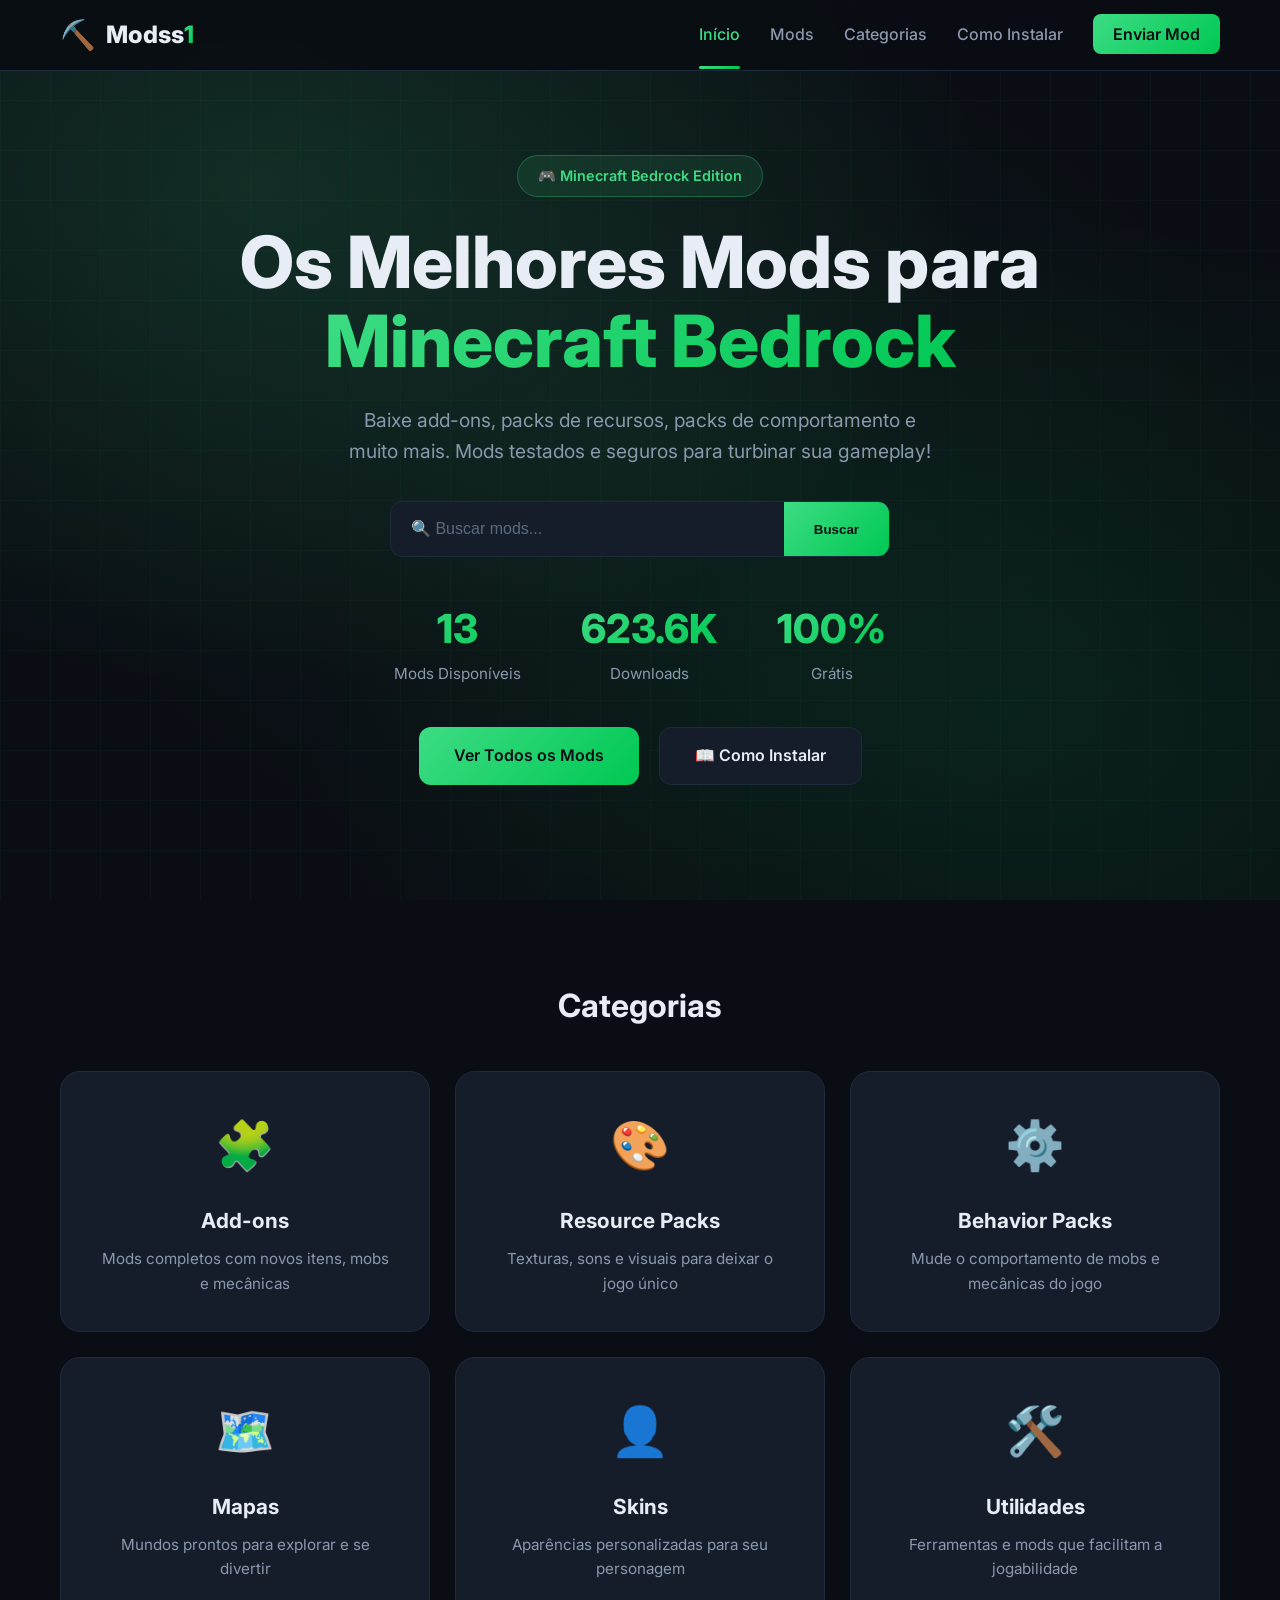
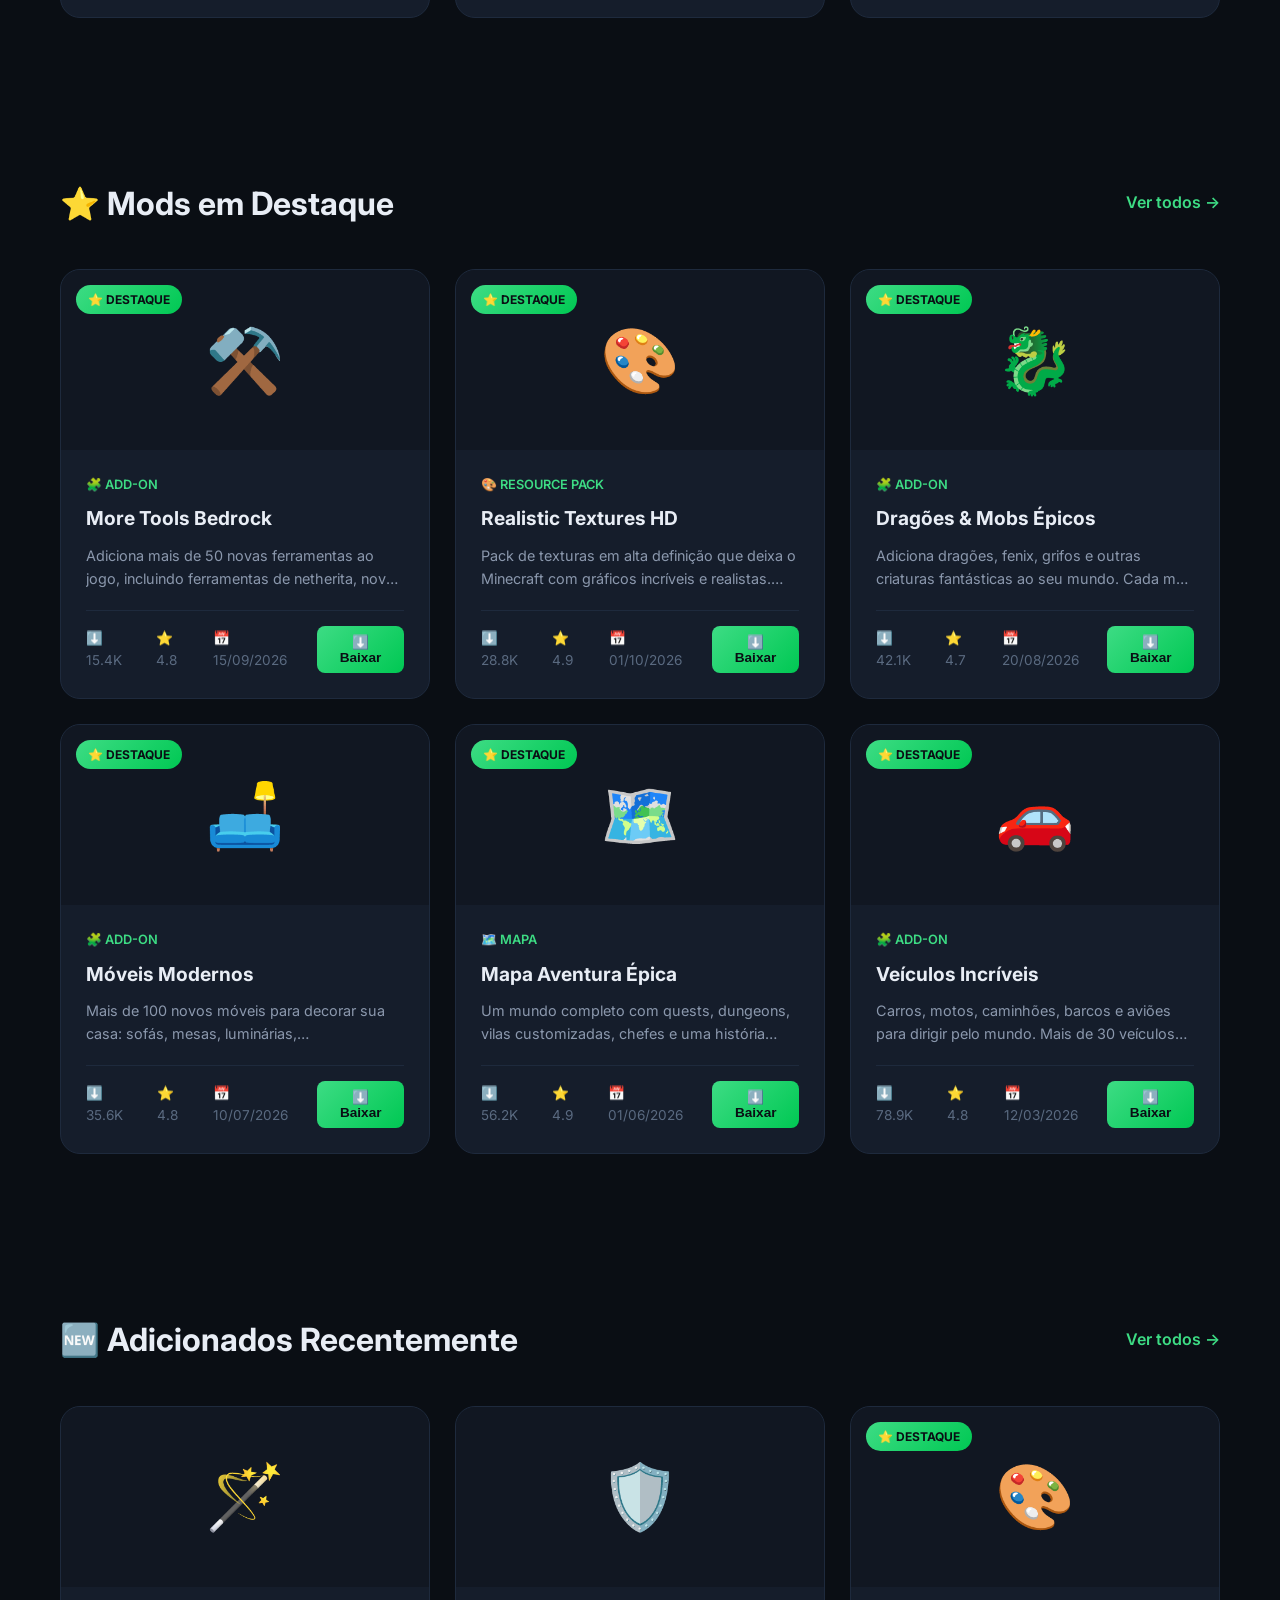
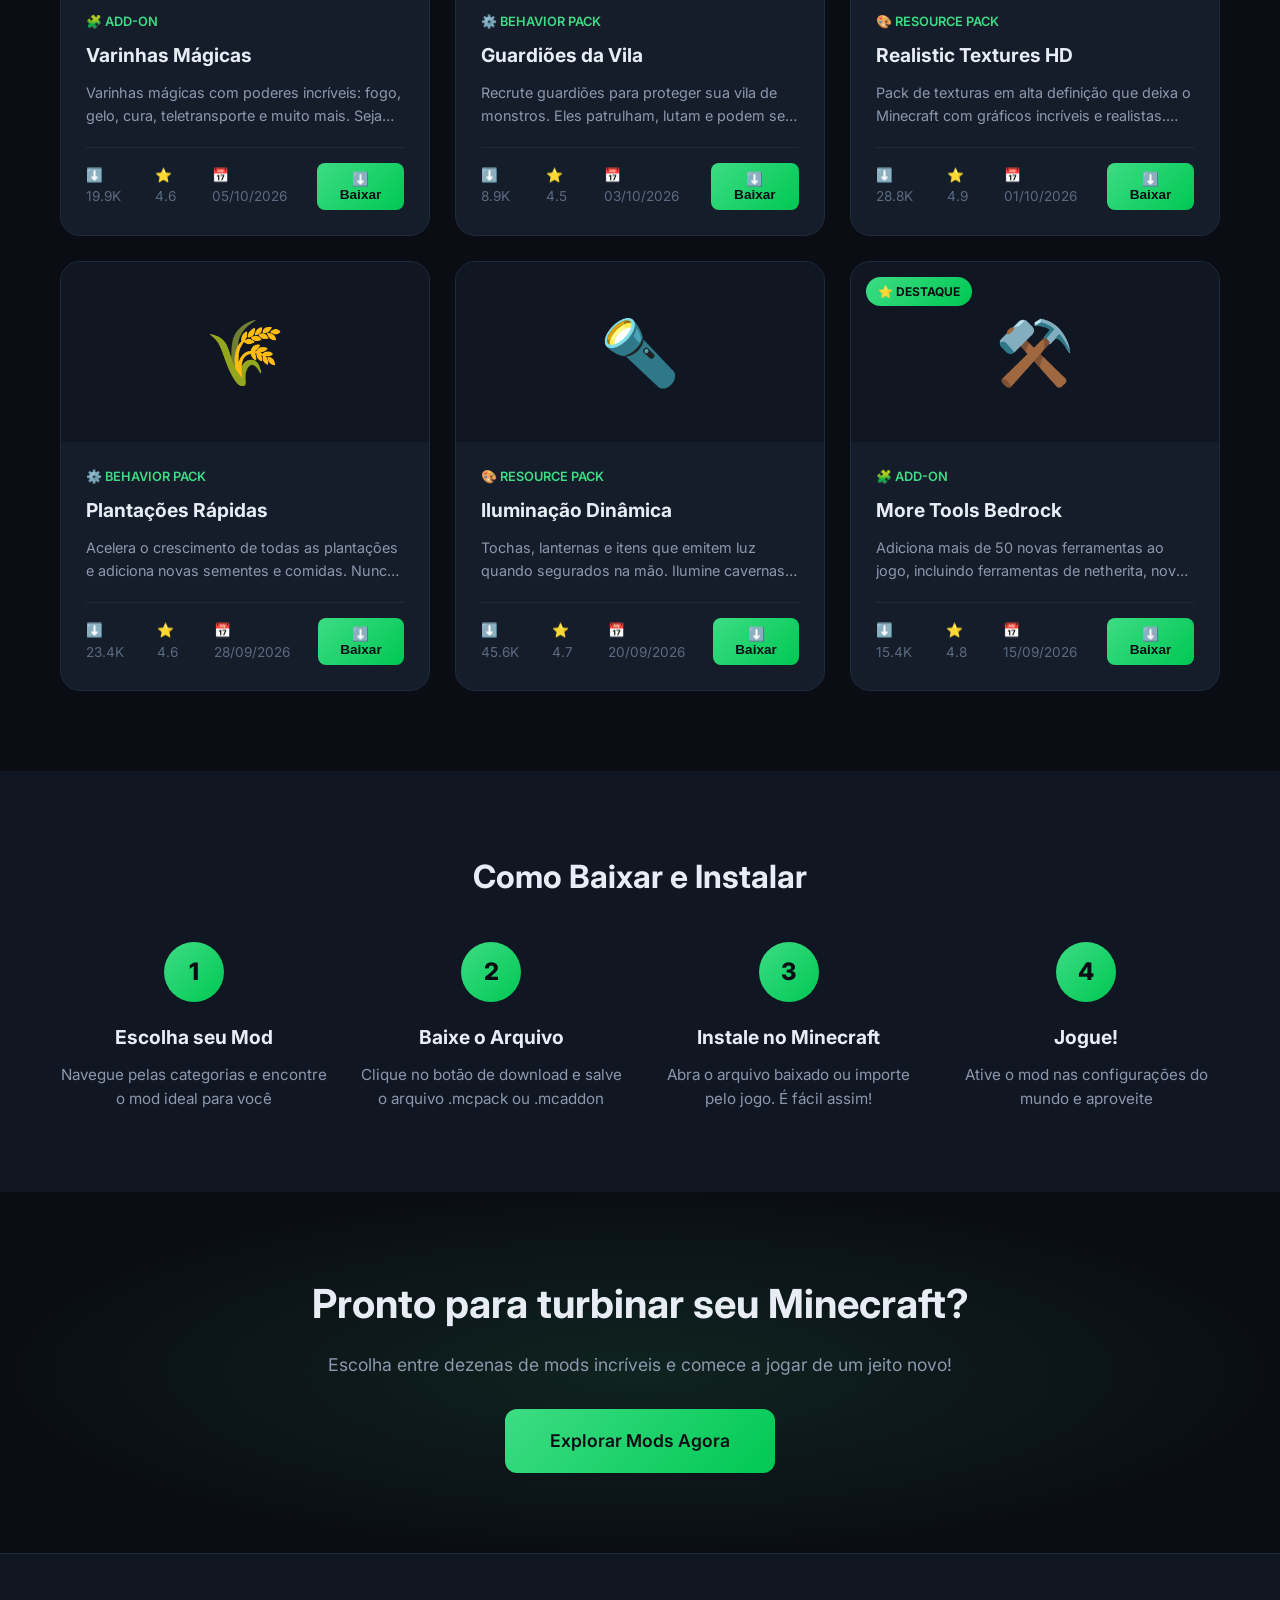
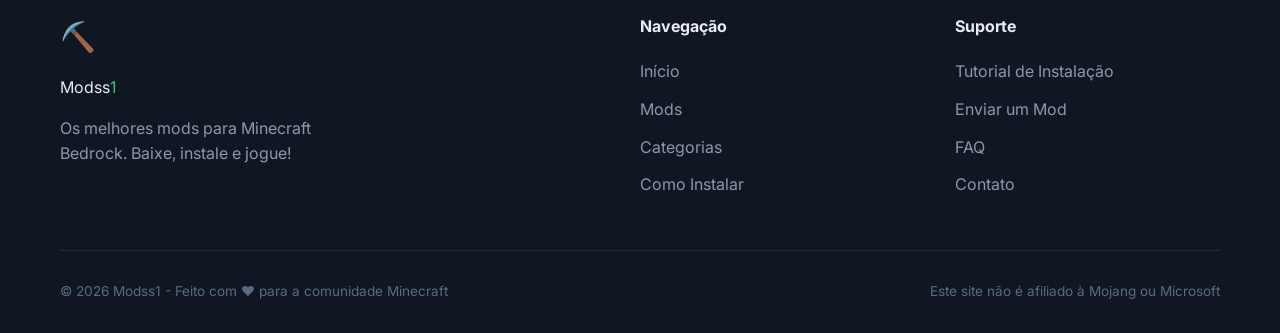
<file: index.html>
<!DOCTYPE html>
<html lang="pt-BR">
<head>
    <meta charset="UTF-8">
    <meta name="viewport" content="width=device-width, initial-scale=1.0">
    <title>Modss1 - Mods para Minecraft Bedrock</title>
    <link rel="stylesheet" href="css/style.css">
    <link rel="preconnect" href="https://fonts.googleapis.com">
    <link href="https://fonts.googleapis.com/css2?family=Inter:wght@400;500;600;700;800&display=swap" rel="stylesheet">
</head>
<body>
    <!-- Navbar -->
    <nav class="navbar">
        <div class="container nav-container">
            <a href="index.html" class="logo">
                <span class="logo-icon">⛏️</span>
                <span class="logo-text">Modss<span class="logo-accent">1</span></span>
            </a>
            <button class="mobile-menu-btn" id="mobileMenuBtn">☰</button>
            <ul class="nav-links" id="navLinks">
                <li><a href="index.html" class="active">Início</a></li>
                <li><a href="mods.html">Mods</a></li>
                <li><a href="categorias.html">Categorias</a></li>
                <li><a href="como-instalar.html">Como Instalar</a></li>
                <li><a href="enviar.html" class="btn-upload">Enviar Mod</a></li>
            </ul>
        </div>
    </nav>

    <!-- Hero Section -->
    <header class="hero">
        <div class="hero-bg"></div>
        <div class="container hero-content">
            <div class="hero-badge">🎮 Minecraft Bedrock Edition</div>
            <h1 class="hero-title">
                Os Melhores Mods para<br>
                <span class="gradient-text">Minecraft Bedrock</span>
            </h1>
            <p class="hero-description">
                Baixe add-ons, packs de recursos, packs de comportamento e muito mais.
                Mods testados e seguros para turbinar sua gameplay!
            </p>
            <div class="hero-search">
                <input type="text" placeholder="🔍 Buscar mods..." id="heroSearch">
                <button onclick="buscarMods()">Buscar</button>
            </div>
            <div class="hero-stats">
                <div class="stat">
                    <span class="stat-number" id="totalMods">0</span>
                    <span class="stat-label">Mods Disponíveis</span>
                </div>
                <div class="stat">
                    <span class="stat-number" id="totalDownloads">0</span>
                    <span class="stat-label">Downloads</span>
                </div>
                <div class="stat">
                    <span class="stat-number">100%</span>
                    <span class="stat-label">Grátis</span>
                </div>
            </div>
            <div class="hero-buttons">
                <a href="mods.html" class="btn btn-primary">Ver Todos os Mods</a>
                <a href="como-instalar.html" class="btn btn-secondary">📖 Como Instalar</a>
            </div>
        </div>
    </header>

    <!-- Categorias -->
    <section class="categories">
        <div class="container">
            <h2 class="section-title">Categorias</h2>
            <div class="categories-grid">
                <a href="mods.html?cat=addon" class="category-card">
                    <span class="category-icon">🧩</span>
                    <h3>Add-ons</h3>
                    <p>Mods completos com novos itens, mobs e mecânicas</p>
                </a>
                <a href="mods.html?cat=resource" class="category-card">
                    <span class="category-icon">🎨</span>
                    <h3>Resource Packs</h3>
                    <p>Texturas, sons e visuais para deixar o jogo único</p>
                </a>
                <a href="mods.html?cat=behavior" class="category-card">
                    <span class="category-icon">⚙️</span>
                    <h3>Behavior Packs</h3>
                    <p>Mude o comportamento de mobs e mecânicas do jogo</p>
                </a>
                <a href="mods.html?cat=map" class="category-card">
                    <span class="category-icon">🗺️</span>
                    <h3>Mapas</h3>
                    <p>Mundos prontos para explorar e se divertir</p>
                </a>
                <a href="mods.html?cat=skin" class="category-card">
                    <span class="category-icon">👤</span>
                    <h3>Skins</h3>
                    <p>Aparências personalizadas para seu personagem</p>
                </a>
                <a href="mods.html?cat=utility" class="category-card">
                    <span class="category-icon">🛠️</span>
                    <h3>Utilidades</h3>
                    <p>Ferramentas e mods que facilitam a jogabilidade</p>
                </a>
            </div>
        </div>
    </section>

    <!-- Mods em Destaque -->
    <section class="featured-mods">
        <div class="container">
            <div class="section-header">
                <h2 class="section-title">⭐ Mods em Destaque</h2>
                <a href="mods.html" class="view-all">Ver todos →</a>
            </div>
            <div class="mods-grid" id="featuredMods">
                <!-- Carregados via JS -->
            </div>
        </div>
    </section>

    <!-- Mods Recentes -->
    <section class="recent-mods">
        <div class="container">
            <div class="section-header">
                <h2 class="section-title">🆕 Adicionados Recentemente</h2>
                <a href="mods.html?sort=recent" class="view-all">Ver todos →</a>
            </div>
            <div class="mods-grid" id="recentMods">
                <!-- Carregados via JS -->
            </div>
        </div>
    </section>

    <!-- Como Funciona -->
    <section class="how-it-works">
        <div class="container">
            <h2 class="section-title">Como Baixar e Instalar</h2>
            <div class="steps">
                <div class="step">
                    <div class="step-number">1</div>
                    <h3>Escolha seu Mod</h3>
                    <p>Navegue pelas categorias e encontre o mod ideal para você</p>
                </div>
                <div class="step">
                    <div class="step-number">2</div>
                    <h3>Baixe o Arquivo</h3>
                    <p>Clique no botão de download e salve o arquivo .mcpack ou .mcaddon</p>
                </div>
                <div class="step">
                    <div class="step-number">3</div>
                    <h3>Instale no Minecraft</h3>
                    <p>Abra o arquivo baixado ou importe pelo jogo. É fácil assim!</p>
                </div>
                <div class="step">
                    <div class="step-number">4</div>
                    <h3>Jogue!</h3>
                    <p>Ative o mod nas configurações do mundo e aproveite</p>
                </div>
            </div>
        </div>
    </section>

    <!-- CTA -->
    <section class="cta">
        <div class="container">
            <h2>Pronto para turbinar seu Minecraft?</h2>
            <p>Escolha entre dezenas de mods incríveis e comece a jogar de um jeito novo!</p>
            <a href="mods.html" class="btn btn-primary btn-large">Explorar Mods Agora</a>
        </div>
    </section>

    <!-- Footer -->
    <footer class="footer">
        <div class="container">
            <div class="footer-content">
                <div class="footer-brand">
                    <span class="logo-icon">⛏️</span>
                    <span class="logo-text">Modss<span class="logo-accent">1</span></span>
                    <p>Os melhores mods para Minecraft Bedrock. Baixe, instale e jogue!</p>
                </div>
                <div class="footer-links">
                    <h4>Navegação</h4>
                    <a href="index.html">Início</a>
                    <a href="mods.html">Mods</a>
                    <a href="categorias.html">Categorias</a>
                    <a href="como-instalar.html">Como Instalar</a>
                </div>
                <div class="footer-links">
                    <h4>Suporte</h4>
                    <a href="como-instalar.html">Tutorial de Instalação</a>
                    <a href="enviar.html">Enviar um Mod</a>
                    <a href="#">FAQ</a>
                    <a href="#">Contato</a>
                </div>
            </div>
            <div class="footer-bottom">
                <p>© 2026 Modss1 - Feito com ❤️ para a comunidade Minecraft</p>
                <p>Este site não é afiliado à Mojang ou Microsoft</p>
            </div>
        </div>
    </footer>

    <script src="js/main.js"></script>
</body>
</html>
</file>
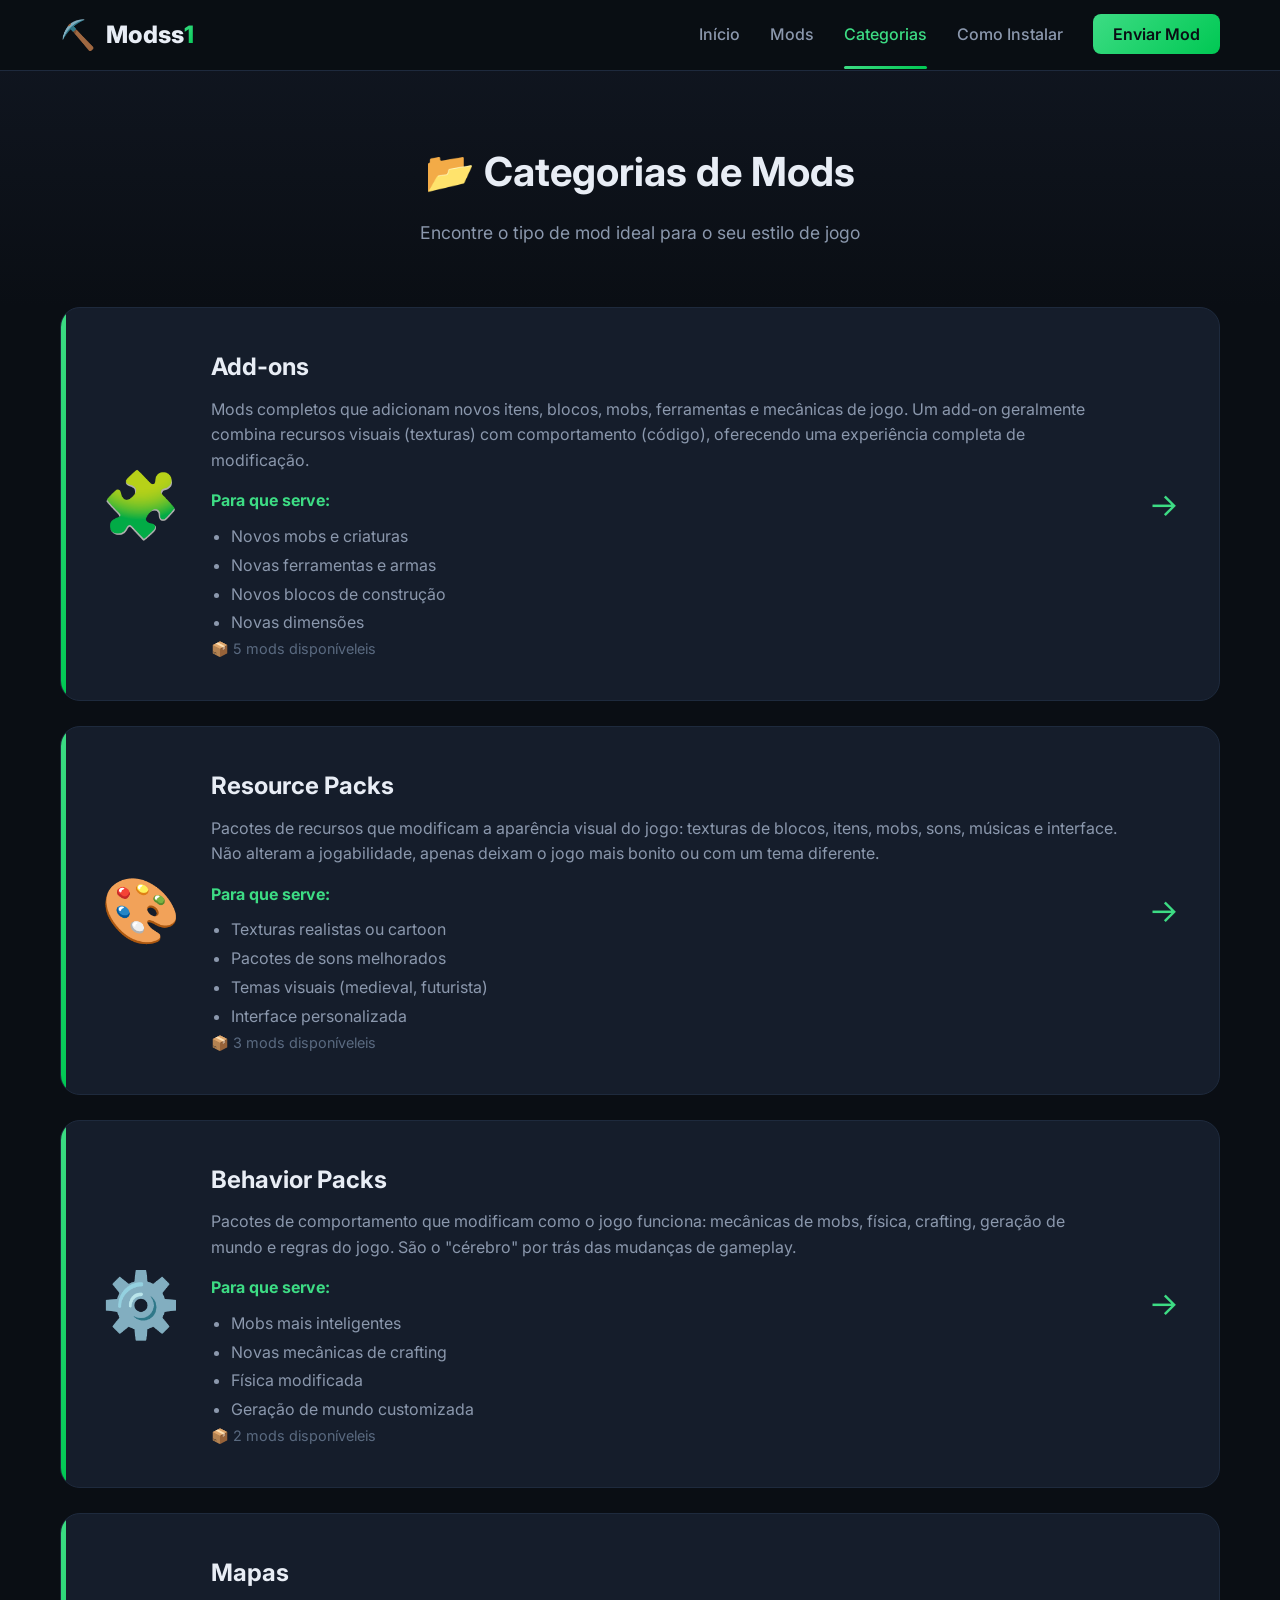
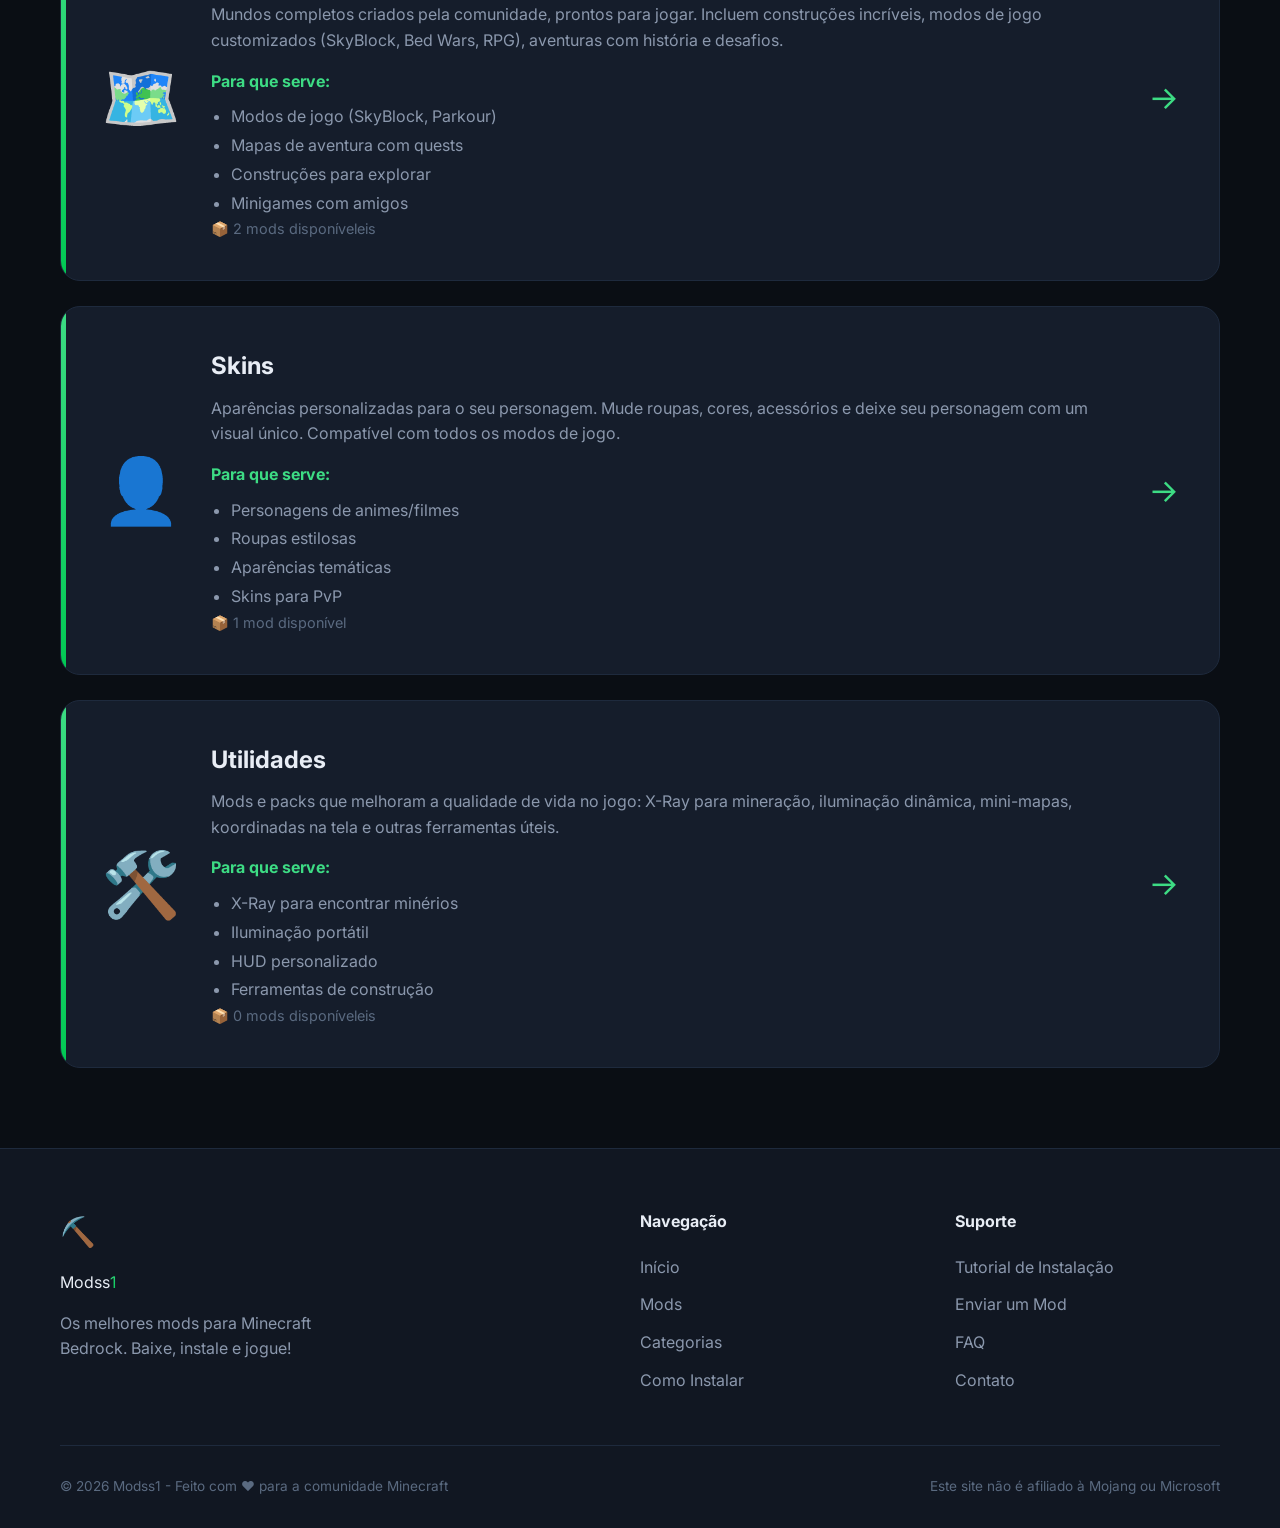
<file: categorias.html>
<!DOCTYPE html>
<html lang="pt-BR">
<head>
    <meta charset="UTF-8">
    <meta name="viewport" content="width=device-width, initial-scale=1.0">
    <title>Categorias - Modss1</title>
    <link rel="stylesheet" href="css/style.css">
    <link rel="preconnect" href="https://fonts.googleapis.com">
    <link href="https://fonts.googleapis.com/css2?family=Inter:wght@400;500;600;700;800&display=swap" rel="stylesheet">
    <style>
        .page-header {
            padding: 140px 0 60px;
            text-align: center;
            background: linear-gradient(180deg, var(--bg-secondary) 0%, var(--bg-primary) 100%);
        }
        .page-header h1 {
            font-size: 2.5rem;
            margin-bottom: 15px;
        }
        .page-header p {
            color: var(--text-secondary);
            font-size: 1.1rem;
        }
        .category-large-card {
            background: var(--bg-card);
            border: 1px solid var(--border);
            border-radius: var(--radius-lg);
            padding: 40px;
            text-decoration: none;
            color: var(--text-primary);
            transition: var(--transition);
            display: flex;
            align-items: center;
            gap: 30px;
            position: relative;
            overflow: hidden;
        }
        .category-large-card::before {
            content: '';
            position: absolute;
            top: 0;
            left: 0;
            width: 5px;
            height: 100%;
            background: var(--accent-gradient);
        }
        .category-large-card:hover {
            transform: translateY(-5px);
            border-color: var(--accent-primary);
            box-shadow: var(--shadow-lg);
        }
        .category-large-icon {
            font-size: 4rem;
            flex-shrink: 0;
        }
        .category-large-content h3 {
            font-size: 1.5rem;
            margin-bottom: 10px;
        }
        .category-large-content p {
            color: var(--text-secondary);
            margin-bottom: 15px;
        }
        .category-large-meta {
            display: flex;
            gap: 20px;
            color: var(--text-muted);
            font-size: 0.9rem;
        }
        .category-large-arrow {
            margin-left: auto;
            font-size: 2rem;
            color: var(--accent-primary);
            transition: var(--transition);
        }
        .category-large-card:hover .category-large-arrow {
            transform: translateX(10px);
        }
    </style>
</head>
<body>
    <!-- Navbar -->
    <nav class="navbar">
        <div class="container nav-container">
            <a href="index.html" class="logo">
                <span class="logo-icon">⛏️</span>
                <span class="logo-text">Modss<span class="logo-accent">1</span></span>
            </a>
            <button class="mobile-menu-btn" id="mobileMenuBtn">☰</button>
            <ul class="nav-links" id="navLinks">
                <li><a href="index.html">Início</a></li>
                <li><a href="mods.html">Mods</a></li>
                <li><a href="categorias.html" class="active">Categorias</a></li>
                <li><a href="como-instalar.html">Como Instalar</a></li>
                <li><a href="enviar.html" class="btn-upload">Enviar Mod</a></li>
            </ul>
        </div>
    </nav>

    <!-- Page Header -->
    <header class="page-header">
        <div class="container">
            <h1>📂 Categorias de Mods</h1>
            <p>Encontre o tipo de mod ideal para o seu estilo de jogo</p>
        </div>
    </header>

    <!-- Main Content -->
    <main class="container" style="padding-bottom: 80px;">
        <div style="display: flex; flex-direction: column; gap: 25px;" id="categoriesList">
            <!-- Carregado via JS -->
        </div>
    </main>

    <!-- Footer -->
    <footer class="footer">
        <div class="container">
            <div class="footer-content">
                <div class="footer-brand">
                    <span class="logo-icon">⛏️</span>
                    <span class="logo-text">Modss<span class="logo-accent">1</span></span>
                    <p>Os melhores mods para Minecraft Bedrock. Baixe, instale e jogue!</p>
                </div>
                <div class="footer-links">
                    <h4>Navegação</h4>
                    <a href="index.html">Início</a>
                    <a href="mods.html">Mods</a>
                    <a href="categorias.html">Categorias</a>
                    <a href="como-instalar.html">Como Instalar</a>
                </div>
                <div class="footer-links">
                    <h4>Suporte</h4>
                    <a href="como-instalar.html">Tutorial de Instalação</a>
                    <a href="enviar.html">Enviar um Mod</a>
                    <a href="#">FAQ</a>
                    <a href="#">Contato</a>
                </div>
            </div>
            <div class="footer-bottom">
                <p>© 2026 Modss1 - Feito com ❤️ para a comunidade Minecraft</p>
                <p>Este site não é afiliado à Mojang ou Microsoft</p>
            </div>
        </div>
    </footer>

    <script src="js/main.js"></script>
    <script>
        document.addEventListener('DOMContentLoaded', async () => {
            while (modsData.length === 0) {
                await new Promise(r => setTimeout(r, 100));
            }

            const categoriasInfo = {
                'addon': {
                    icone: '🧩',
                    nome: 'Add-ons',
                    descricao: 'Mods completos que adicionam novos itens, blocos, mobs, ferramentas e mecânicas de jogo. Um add-on geralmente combina recursos visuais (texturas) com comportamento (código), oferecendo uma experiência completa de modificação.',
                    usos: ['Novos mobs e criaturas', 'Novas ferramentas e armas', 'Novos blocos de construção', 'Novas dimensões']
                },
                'resource': {
                    icone: '🎨',
                    nome: 'Resource Packs',
                    descricao: 'Pacotes de recursos que modificam a aparência visual do jogo: texturas de blocos, itens, mobs, sons, músicas e interface. Não alteram a jogabilidade, apenas deixam o jogo mais bonito ou com um tema diferente.',
                    usos: ['Texturas realistas ou cartoon', 'Pacotes de sons melhorados', 'Temas visuais (medieval, futurista)', 'Interface personalizada']
                },
                'behavior': {
                    icone: '⚙️',
                    nome: 'Behavior Packs',
                    descricao: 'Pacotes de comportamento que modificam como o jogo funciona: mecânicas de mobs, física, crafting, geração de mundo e regras do jogo. São o "cérebro" por trás das mudanças de gameplay.',
                    usos: ['Mobs mais inteligentes', 'Novas mecânicas de crafting', 'Física modificada', 'Geração de mundo customizada']
                },
                'map': {
                    icone: '🗺️',
                    nome: 'Mapas',
                    descricao: 'Mundos completos criados pela comunidade, prontos para jogar. Incluem construções incríveis, modos de jogo customizados (SkyBlock, Bed Wars, RPG), aventuras com história e desafios.',
                    usos: ['Modos de jogo (SkyBlock, Parkour)', 'Mapas de aventura com quests', 'Construções para explorar', 'Minigames com amigos']
                },
                'skin': {
                    icone: '👤',
                    nome: 'Skins',
                    descricao: 'Aparências personalizadas para o seu personagem. Mude roupas, cores, acessórios e deixe seu personagem com um visual único. Compatível com todos os modos de jogo.',
                    usos: ['Personagens de animes/filmes', 'Roupas estilosas', 'Aparências temáticas', 'Skins para PvP']
                },
                'utility': {
                    icone: '🛠️',
                    nome: 'Utilidades',
                    descricao: 'Mods e packs que melhoram a qualidade de vida no jogo: X-Ray para mineração, iluminação dinâmica, mini-mapas, koordinadas na tela e outras ferramentas úteis.',
                    usos: ['X-Ray para encontrar minérios', 'Iluminação portátil', 'HUD personalizado', 'Ferramentas de construção']
                }
            };

            const container = document.getElementById('categoriesList');

            const html = Object.entries(categoriasInfo).map(([key, cat]) => {
                const count = modsData.filter(m => m.categoria === key).length;
                return `
                    <a href="mods.html?cat=${key}" class="category-large-card">
                        <span class="category-large-icon">${cat.icone}</span>
                        <div class="category-large-content">
                            <h3>${cat.nome}</h3>
                            <p>${cat.descricao}</p>
                            <div style="margin-top: 15px;">
                                <strong style="color: var(--accent-primary);">Para que serve:</strong>
                                <ul style="color: var(--text-secondary); margin-top: 8px; padding-left: 20px; line-height: 1.8;">
                                    ${cat.usos.map(u => `<li>${u}</li>`).join('')}
                                </ul>
                            </div>
                            <div class="category-large-meta">
                                <span>📦 ${count} mod${count !== 1 ? 's' : ''} disponível${count !== 1 ? 'eis' : ''}</span>
                            </div>
                        </div>
                        <span class="category-large-arrow">→</span>
                    </a>
                `;
            }).join('');

            container.innerHTML = html;
        });
    </script>
</body>
</html>
</file>
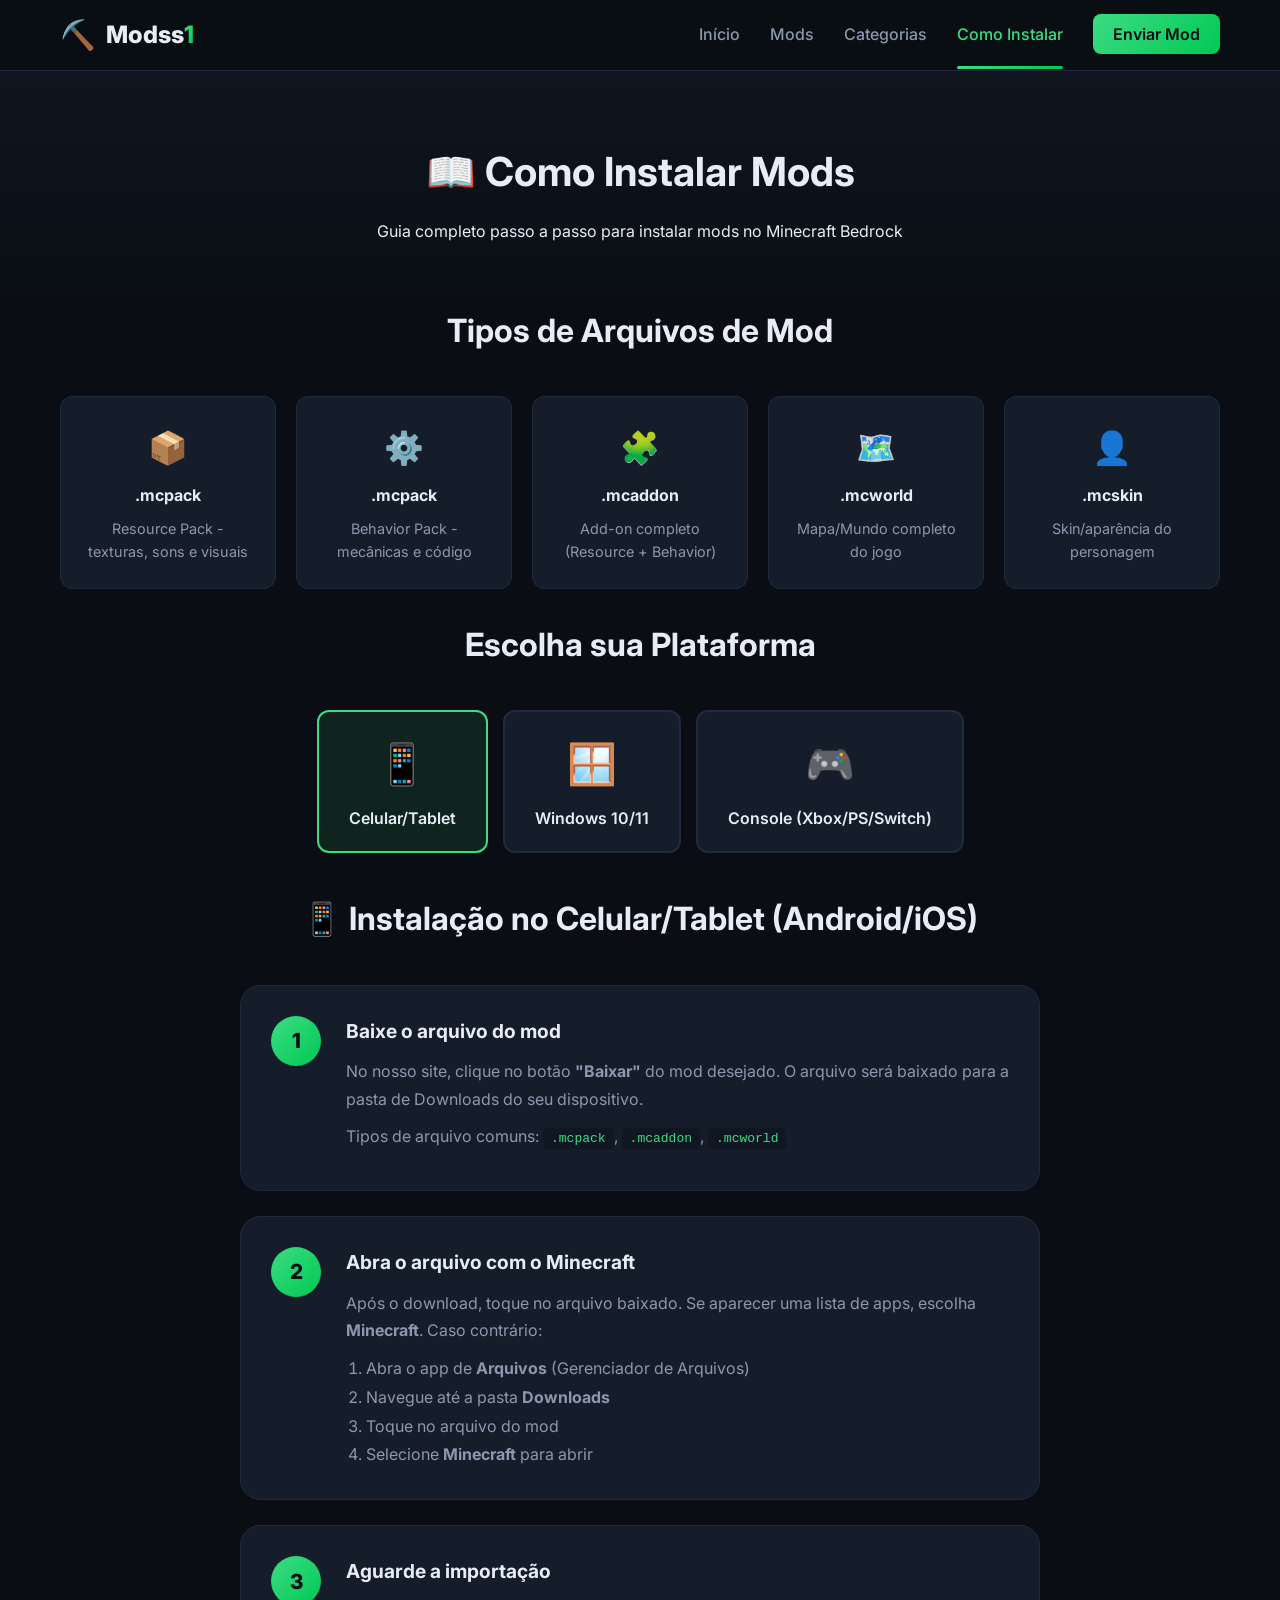
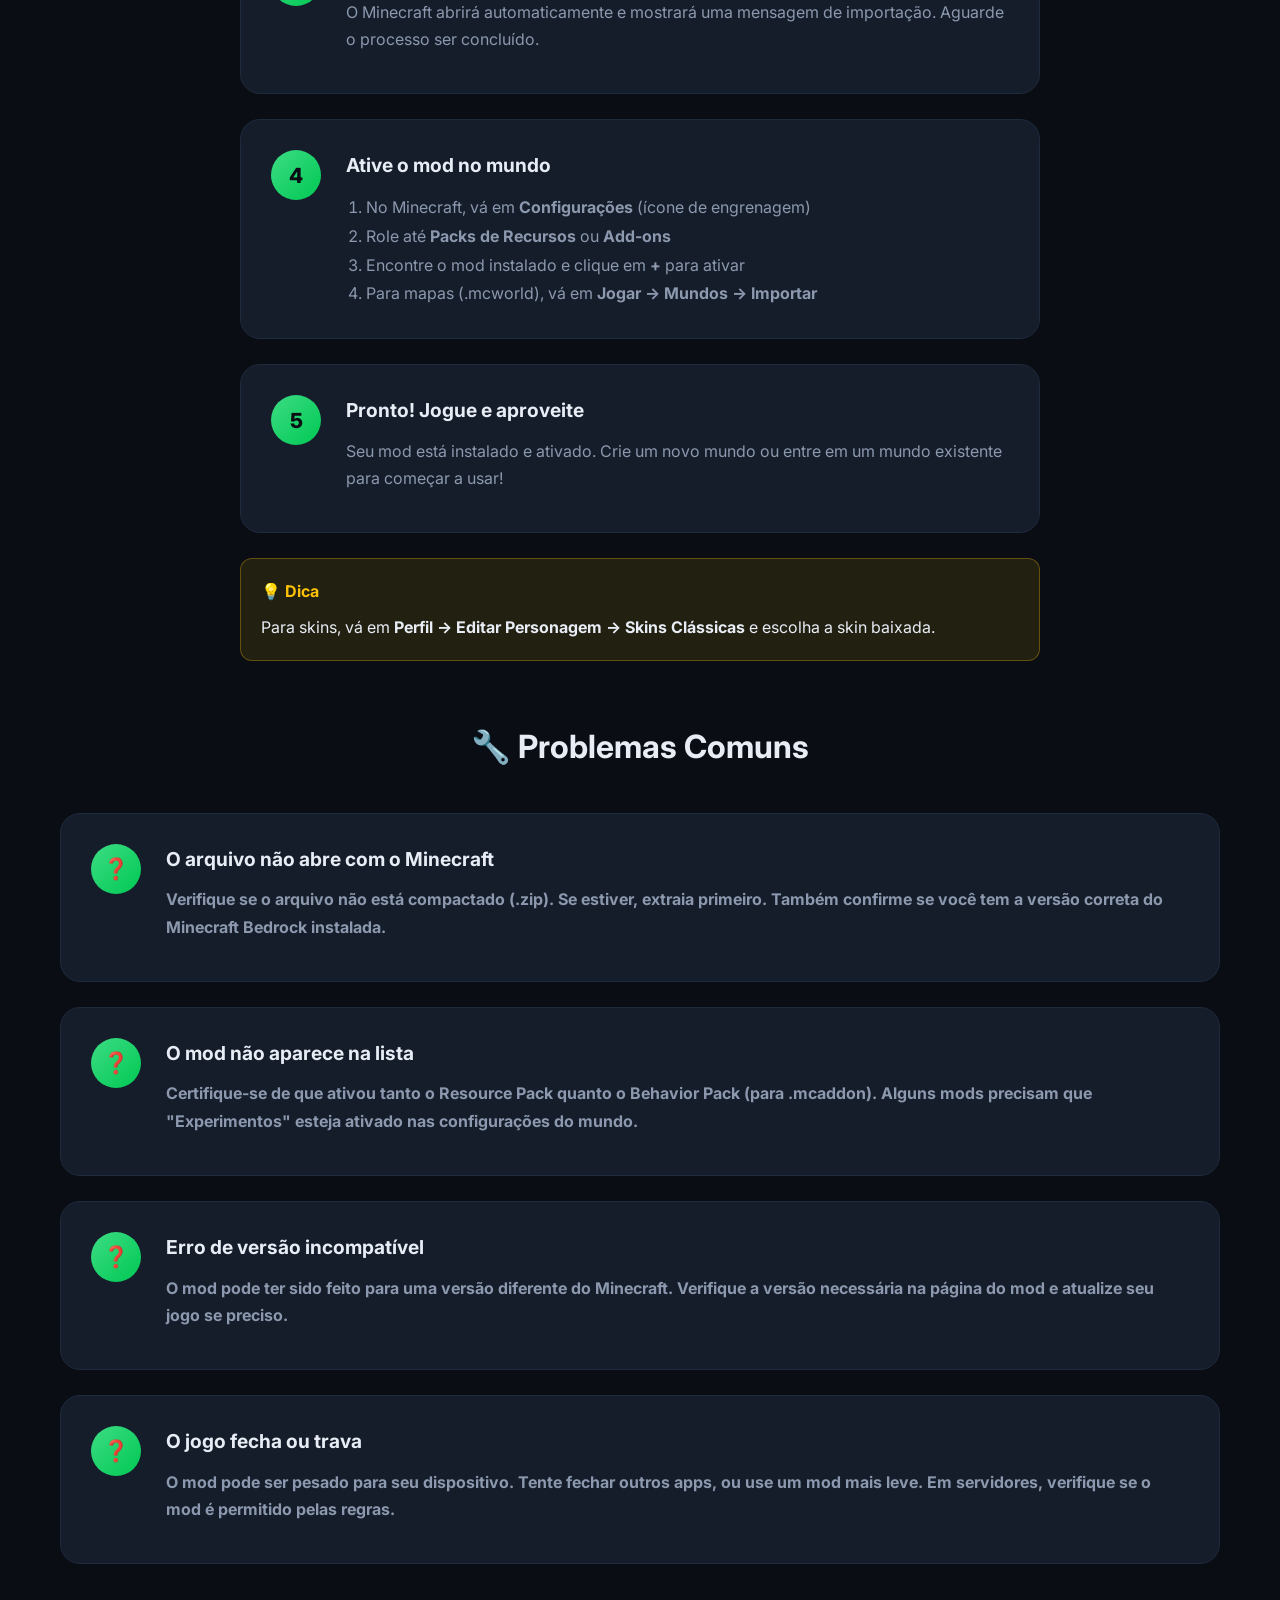
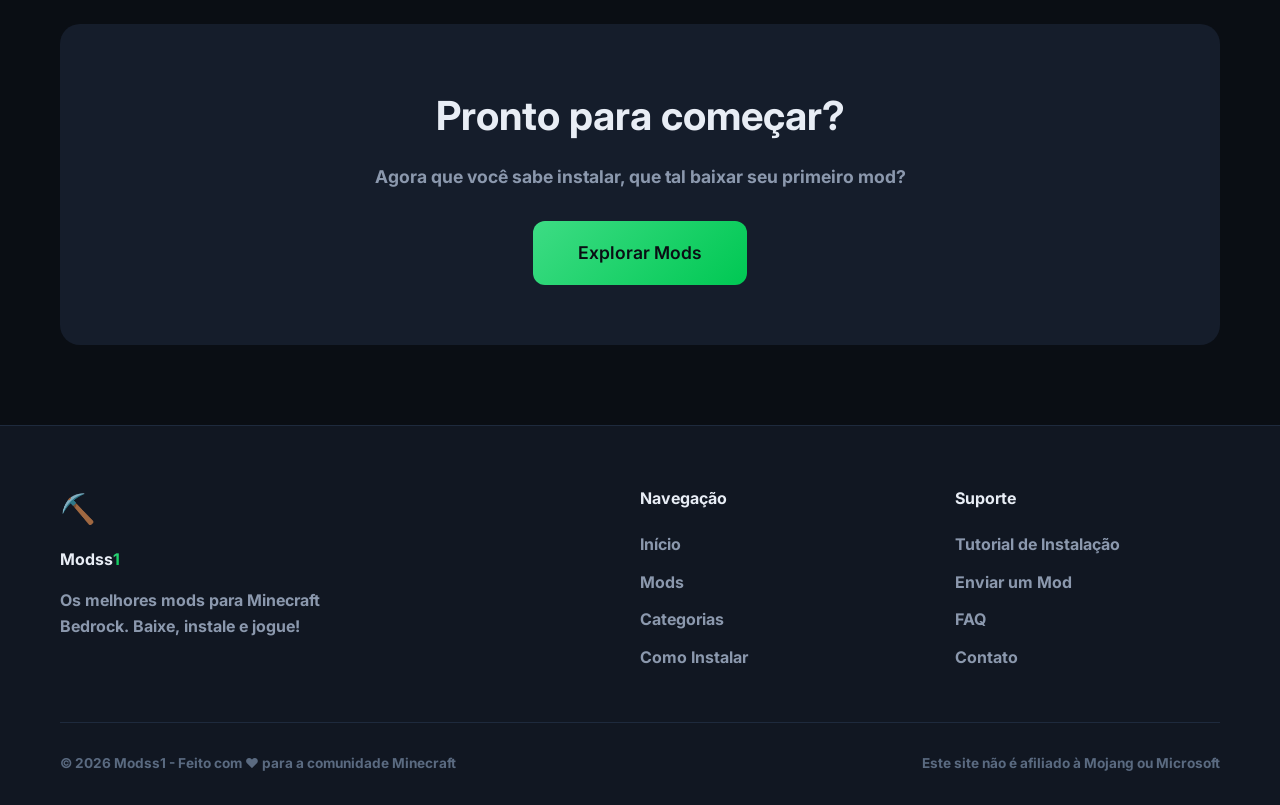
<file: como-instalar.html>
<!DOCTYPE html>
<html lang="pt-BR">
<head>
    <meta charset="UTF-8">
    <meta name="viewport" content="width=device-width, initial-scale=1.0">
    <title>Como Instalar Mods - Modss1</title>
    <link rel="stylesheet" href="css/style.css">
    <link rel="preconnect" href="https://fonts.googleapis.com">
    <link href="https://fonts.googleapis.com/css2?family=Inter:wght@400;500;600;700;800&display=swap" rel="stylesheet">
    <style>
        .tutorial-header {
            padding: 140px 0 60px;
            text-align: center;
            background: linear-gradient(180deg, var(--bg-secondary) 0%, var(--bg-primary) 100%);
        }
        .tutorial-header h1 {
            font-size: 2.5rem;
            margin-bottom: 15px;
        }
        .platform-tabs {
            display: flex;
            justify-content: center;
            gap: 15px;
            margin: 40px 0;
            flex-wrap: wrap;
        }
        .platform-tab {
            background: var(--bg-card);
            border: 2px solid var(--border);
            border-radius: var(--radius);
            padding: 20px 30px;
            cursor: pointer;
            transition: var(--transition);
            text-align: center;
            min-width: 150px;
        }
        .platform-tab:hover,
        .platform-tab.active {
            border-color: var(--accent-primary);
            background: rgba(61, 220, 132, 0.1);
        }
        .platform-tab .icon {
            font-size: 2.5rem;
            display: block;
            margin-bottom: 10px;
        }
        .platform-tab .name {
            font-weight: 600;
        }
        .tutorial-content {
            max-width: 800px;
            margin: 0 auto;
        }
        .tutorial-step {
            background: var(--bg-card);
            border: 1px solid var(--border);
            border-radius: var(--radius-lg);
            padding: 30px;
            margin-bottom: 25px;
            display: flex;
            gap: 25px;
            align-items: flex-start;
        }
        .step-num {
            width: 50px;
            height: 50px;
            background: var(--accent-gradient);
            color: var(--bg-primary);
            border-radius: 50%;
            display: flex;
            align-items: center;
            justify-content: center;
            font-size: 1.3rem;
            font-weight: 800;
            flex-shrink: 0;
        }
        .step-content h3 {
            margin-bottom: 12px;
            font-size: 1.2rem;
        }
        .step-content p {
            color: var(--text-secondary);
            line-height: 1.7;
            margin-bottom: 10px;
        }
        .step-content ul, .step-content ol {
            color: var(--text-secondary);
            line-height: 1.8;
            padding-left: 20px;
        }
        .step-content code {
            background: var(--bg-secondary);
            padding: 3px 8px;
            border-radius: 4px;
            font-family: monospace;
            color: var(--accent-primary);
        }
        .tip-box {
            background: rgba(255, 193, 7, 0.1);
            border: 1px solid rgba(255, 193, 7, 0.3);
            border-radius: var(--radius);
            padding: 20px;
            margin: 25px 0;
        }
        .tip-box h4 {
            color: #ffc107;
            margin-bottom: 10px;
            display: flex;
            align-items: center;
            gap: 10px;
        }
        .warning-box {
            background: rgba(255, 82, 82, 0.1);
            border: 1px solid rgba(255, 82, 82, 0.3);
            border-radius: var(--radius);
            padding: 20px;
            margin: 25px 0;
        }
        .warning-box h4 {
            color: #ff5252;
            margin-bottom: 10px;
            display: flex;
            align-items: center;
            gap: 10px;
        }
        .file-types {
            display: grid;
            grid-template-columns: repeat(auto-fit, minmax(200px, 1fr));
            gap: 20px;
            margin: 30px 0;
        }
        .file-type-card {
            background: var(--bg-card);
            border: 1px solid var(--border);
            border-radius: var(--radius);
            padding: 25px;
            text-align: center;
        }
        .file-type-card .ext {
            font-size: 2rem;
            margin-bottom: 10px;
        }
        .file-type-card h4 {
            margin-bottom: 8px;
        }
        .file-type-card p {
            color: var(--text-secondary);
            font-size: 0.9rem;
        }
        .tab-content {
            display: none;
        }
        .tab-content.active {
            display: block;
        }
    </style>
</head>
<body>
    <!-- Navbar -->
    <nav class="navbar">
        <div class="container nav-container">
            <a href="index.html" class="logo">
                <span class="logo-icon">⛏️</span>
                <span class="logo-text">Modss<span class="logo-accent">1</span></span>
            </a>
            <button class="mobile-menu-btn" id="mobileMenuBtn">☰</button>
            <ul class="nav-links" id="navLinks">
                <li><a href="index.html">Início</a></li>
                <li><a href="mods.html">Mods</a></li>
                <li><a href="categorias.html">Categorias</a></li>
                <li><a href="como-instalar.html" class="active">Como Instalar</a></li>
                <li><a href="enviar.html" class="btn-upload">Enviar Mod</a></li>
            </ul>
        </div>
    </nav>

    <!-- Header -->
    <header class="tutorial-header">
        <div class="container">
            <h1>📖 Como Instalar Mods</h1>
            <p>Guia completo passo a passo para instalar mods no Minecraft Bedrock</p>
        </div>
    </header>

    <!-- Main Content -->
    <main class="container" style="padding-bottom: 80px;">
        <!-- File Types -->
        <h2 class="section-title">Tipos de Arquivos de Mod</h2>
        <div class="file-types">
            <div class="file-type-card">
                <div class="ext">📦</div>
                <h4>.mcpack</h4>
                <p>Resource Pack - texturas, sons e visuais</p>
            </div>
            <div class="file-type-card">
                <div class="ext">⚙️</div>
                <h4>.mcpack</h4>
                <p>Behavior Pack - mecânicas e código</p>
            </div>
            <div class="file-type-card">
                <div class="ext">🧩</div>
                <h4>.mcaddon</h4>
                <p>Add-on completo (Resource + Behavior)</p>
            </div>
            <div class="file-type-card">
                <div class="ext">🗺️</div>
                <h4>.mcworld</h4>
                <p>Mapa/Mundo completo do jogo</p>
            </div>
            <div class="file-type-card">
                <div class="ext">👤</div>
                <h4>.mcskin</h4>
                <p>Skin/aparência do personagem</p>
            </div>
        </div>

        <!-- Platform Tabs -->
        <h2 class="section-title">Escolha sua Plataforma</h2>
        <div class="platform-tabs">
            <div class="platform-tab active" onclick="showTab('mobile')">
                <span class="icon">📱</span>
                <span class="name">Celular/Tablet</span>
            </div>
            <div class="platform-tab" onclick="showTab('windows')">
                <span class="icon">🪟</span>
                <span class="name">Windows 10/11</span>
            </div>
            <div class="platform-tab" onclick="showTab('console')">
                <span class="icon">🎮</span>
                <span class="name">Console (Xbox/PS/Switch)</span>
            </div>
        </div>

        <!-- Mobile Tutorial -->
        <div class="tutorial-content tab-content active" id="tab-mobile">
            <h2 class="section-title">📱 Instalação no Celular/Tablet (Android/iOS)</h2>

            <div class="tutorial-step">
                <div class="step-num">1</div>
                <div class="step-content">
                    <h3>Baixe o arquivo do mod</h3>
                    <p>No nosso site, clique no botão <strong>"Baixar"</strong> do mod desejado. O arquivo será baixado para a pasta de Downloads do seu dispositivo.</p>
                    <p>Tipos de arquivo comuns: <code>.mcpack</code>, <code>.mcaddon</code>, <code>.mcworld</code></p>
                </div>
            </div>

            <div class="tutorial-step">
                <div class="step-num">2</div>
                <div class="step-content">
                    <h3>Abra o arquivo com o Minecraft</h3>
                    <p>Após o download, toque no arquivo baixado. Se aparecer uma lista de apps, escolha <strong>Minecraft</strong>. Caso contrário:</p>
                    <ol>
                        <li>Abra o app de <strong>Arquivos</strong> (Gerenciador de Arquivos)</li>
                        <li>Navegue até a pasta <strong>Downloads</strong></li>
                        <li>Toque no arquivo do mod</li>
                        <li>Selecione <strong>Minecraft</strong> para abrir</li>
                    </ol>
                </div>
            </div>

            <div class="tutorial-step">
                <div class="step-num">3</div>
                <div class="step-content">
                    <h3>Aguarde a importação</h3>
                    <p>O Minecraft abrirá automaticamente e mostrará uma mensagem de importação. Aguarde o processo ser concluído.</p>
                </div>
            </div>

            <div class="tutorial-step">
                <div class="step-num">4</div>
                <div class="step-content">
                    <h3>Ative o mod no mundo</h3>
                    <ol>
                        <li>No Minecraft, vá em <strong>Configurações</strong> (ícone de engrenagem)</li>
                        <li>Role até <strong>Packs de Recursos</strong> ou <strong>Add-ons</strong></li>
                        <li>Encontre o mod instalado e clique em <strong>+</strong> para ativar</li>
                        <li>Para mapas (.mcworld), vá em <strong>Jogar → Mundos → Importar</strong></li>
                    </ol>
                </div>
            </div>

            <div class="tutorial-step">
                <div class="step-num">5</div>
                <div class="step-content">
                    <h3>Pronto! Jogue e aproveite</h3>
                    <p>Seu mod está instalado e ativado. Crie um novo mundo ou entre em um mundo existente para começar a usar!</p>
                </div>
            </div>

            <div class="tip-box">
                <h4>💡 Dica</h4>
                <p>Para skins, vá em <strong>Perfil → Editar Personagem → Skins Clássicas</strong> e escolha a skin baixada.</p>
            </div>
        </div>

        <!-- Windows Tutorial -->
        <div class="tutorial-content tab-content" id="tab-windows">
            <h2 class="section-title">🪟 Instalação no Windows 10/11</h2>

            <div class="tutorial-step">
                <div class="step-num">1</div>
                <div class="step-content">
                    <h3>Baixe o arquivo do mod</h3>
                    <p>Clique em <strong>"Baixar"</strong> no mod desejado. O arquivo será salvo na pasta Downloads do seu computador.</p>
                </div>
            </div>

            <div class="tutorial-step">
                <div class="step-num">2</div>
                <div class="step-content">
                    <h3>Método 1: Duplo clique (mais fácil)</h3>
                    <p>Localize o arquivo baixado e <strong dê um duplo clique</strong> nele. O Minecraft Bedrock abrirá automaticamente e importará o mod.</p>
                </div>
            </div>

            <div class="tutorial-step">
                <div class="step-num">3</div>
                <div class="step-content">
                    <h3>Método 2: Arrastar para o Minecraft</h3>
                    <p>Se o método 1 não funcionar:</p>
                    <ol>
                        <li>Abra o Minecraft Bedrock</li>
                        <li>Vá em <strong>Configurações → Packs de Recursos</strong></li>
                        <li>Clique em <strong>Importar</strong> ou arraste o arquivo para a janela do jogo</li>
                    </ol>
                </div>
            </div>

            <div class="tutorial-step">
                <div class="step-num">4</div>
                <div class="step-content">
                    <h3>Ative o mod</h3>
                    <ol>
                        <li>No menu principal, clique em <strong>Configurações</strong> (engrenagem)</li>
                        <li>Selecione <strong>Packs de Recursos</strong> (para texturas) ou <strong>Add-ons</strong> (para mods completos)</li>
                        <li>Expanda <strong>Meus Packs</strong> e clique no mod</li>
                        <li>Clique em <strong>+</strong> para ativar</li>
                        <li>Para Behavior Packs, também vá em <strong>Experimentos</strong> se necessário</li>
                    </ol>
                </div>
            </div>

            <div class="tip-box">
                <h4>💡 Dica para Windows</h4>
                <p>Você também pode colocar os arquivos manualmente na pasta: <code>%localappdata%\Packages\Microsoft.MinecraftUWP_8wekyb3d8bbwe\LocalState\games\com.mojang\resource_packs</code> (para resource packs) ou <code>...\behavior_packs</code> (para behavior packs).</p>
            </div>
        </div>

        <!-- Console Tutorial -->
        <div class="tutorial-content tab-content" id="tab-console">
            <h2 class="section-title">🎮 Instalação no Console (Xbox/PlayStation/Switch)</h2>

            <div class="warning-box">
                <h4>⚠️ Importante</h4>
                <p>Nos consoles, a instalação de mods é mais limitada. A maioria dos add-ons funciona, mas requer alguns passos extras. Mapas e skins funcionam normalmente.</p>
            </div>

            <div class="tutorial-step">
                <div class="step-num">1</div>
                <div class="step-content">
                    <h3>Transfira o arquivo para o console</h3>
                    <p>Use um dos métodos abaixo:</p>
                    <ul>
                        <li><strong>OneDrive/Microsoft:</strong> Salve o arquivo no OneDrive pelo celular/computador e abra no Xbox</li>
                        <li><strong>USB (Xbox):</strong> Copie o arquivo para um pendrive e conecte no Xbox</li>
                        <li><strong>Realms:</strong> Crie um Realm e adicione o conteúdo por lá</li>
                    </ul>
                </div>
            </div>

            <div class="tutorial-step">
                <div class="step-num">2</div>
                <div class="step-content">
                    <h3>Abra o arquivo no Minecraft</h3>
                    <ol>
                        <li>No console, abra o app do Minecraft</li>
                        <li>Vá em <strong>Configurações → Packs de Recursos</strong></li>
                        <li>Role até o final e clique em <strong>Importar</strong></li>
                        <li>Selecione o arquivo transferido</li>
                    </ol>
                </div>
            </div>

            <div class="tutorial-step">
                <div class="step-num">3</div>
                <div class="step-content">
                    <h3>Ative e jogue</h3>
                    <p>Após importar, ative o pack/add-on nas configurações e entre no seu mundo!</p>
                </div>
            </div>

            <div class="tip-box">
                <h4>💡 Dica para Realms</h4>
                <p>A forma mais fácil de usar mods no console é através do <strong>Minecraft Realms</strong>. Crie um Realm no celular/computador, adicione os mods lá, e jogue no console conectado ao mesmo Realm.</p>
            </div>
        </div>

        <!-- Troubleshooting -->
        <h2 class="section-title" style="margin-top: 60px;">🔧 Problemas Comuns</h2>

        <div class="tutorial-step">
            <div class="step-num">❓</div>
            <div class="step-content">
                <h3>O arquivo não abre com o Minecraft</h3>
                <p>Verifique se o arquivo não está compactado (.zip). Se estiver, extraia primeiro. Também confirme se você tem a versão correta do Minecraft Bedrock instalada.</p>
            </div>
        </div>

        <div class="tutorial-step">
            <div class="step-num">❓</div>
            <div class="step-content">
                <h3>O mod não aparece na lista</h3>
                <p>Certifique-se de que ativou tanto o Resource Pack quanto o Behavior Pack (para .mcaddon). Alguns mods precisam que <strong>"Experimentos"</strong> esteja ativado nas configurações do mundo.</p>
            </div>
        </div>

        <div class="tutorial-step">
            <div class="step-num">❓</div>
            <div class="step-content">
                <h3>Erro de versão incompatível</h3>
                <p>O mod pode ter sido feito para uma versão diferente do Minecraft. Verifique a versão necessária na página do mod e atualize seu jogo se preciso.</p>
            </div>
        </div>

        <div class="tutorial-step">
            <div class="step-num">❓</div>
            <div class="step-content">
                <h3>O jogo fecha ou trava</h3>
                <p>O mod pode ser pesado para seu dispositivo. Tente fechar outros apps, ou use um mod mais leve. Em servidores, verifique se o mod é permitido pelas regras.</p>
            </div>
        </div>

        <!-- CTA -->
        <div class="cta" style="margin-top: 60px; padding: 60px 30px; background: var(--bg-card); border-radius: var(--radius-lg);">
            <h2>Pronto para começar?</h2>
            <p>Agora que você sabe instalar, que tal baixar seu primeiro mod?</p>
            <a href="mods.html" class="btn btn-primary btn-large">Explorar Mods</a>
        </div>
    </main>

    <!-- Footer -->
    <footer class="footer">
        <div class="container">
            <div class="footer-content">
                <div class="footer-brand">
                    <span class="logo-icon">⛏️</span>
                    <span class="logo-text">Modss<span class="logo-accent">1</span></span>
                    <p>Os melhores mods para Minecraft Bedrock. Baixe, instale e jogue!</p>
                </div>
                <div class="footer-links">
                    <h4>Navegação</h4>
                    <a href="index.html">Início</a>
                    <a href="mods.html">Mods</a>
                    <a href="categorias.html">Categorias</a>
                    <a href="como-instalar.html">Como Instalar</a>
                </div>
                <div class="footer-links">
                    <h4>Suporte</h4>
                    <a href="como-instalar.html">Tutorial de Instalação</a>
                    <a href="enviar.html">Enviar um Mod</a>
                    <a href="#">FAQ</a>
                    <a href="#">Contato</a>
                </div>
            </div>
            <div class="footer-bottom">
                <p>© 2026 Modss1 - Feito com ❤️ para a comunidade Minecraft</p>
                <p>Este site não é afiliado à Mojang ou Microsoft</p>
            </div>
        </div>
    </footer>

    <script src="js/main.js"></script>
    <script>
        function showTab(platform) {
            // Atualizar tabs
            document.querySelectorAll('.platform-tab').forEach(tab => {
                tab.classList.remove('active');
            });
            event.currentTarget.classList.add('active');

            // Mostrar conteúdo correto
            document.querySelectorAll('.tab-content').forEach(content => {
                content.classList.remove('active');
            });
            document.getElementById(`tab-${platform}`).classList.add('active');
        }
    </script>
</body>
</html>
</file>
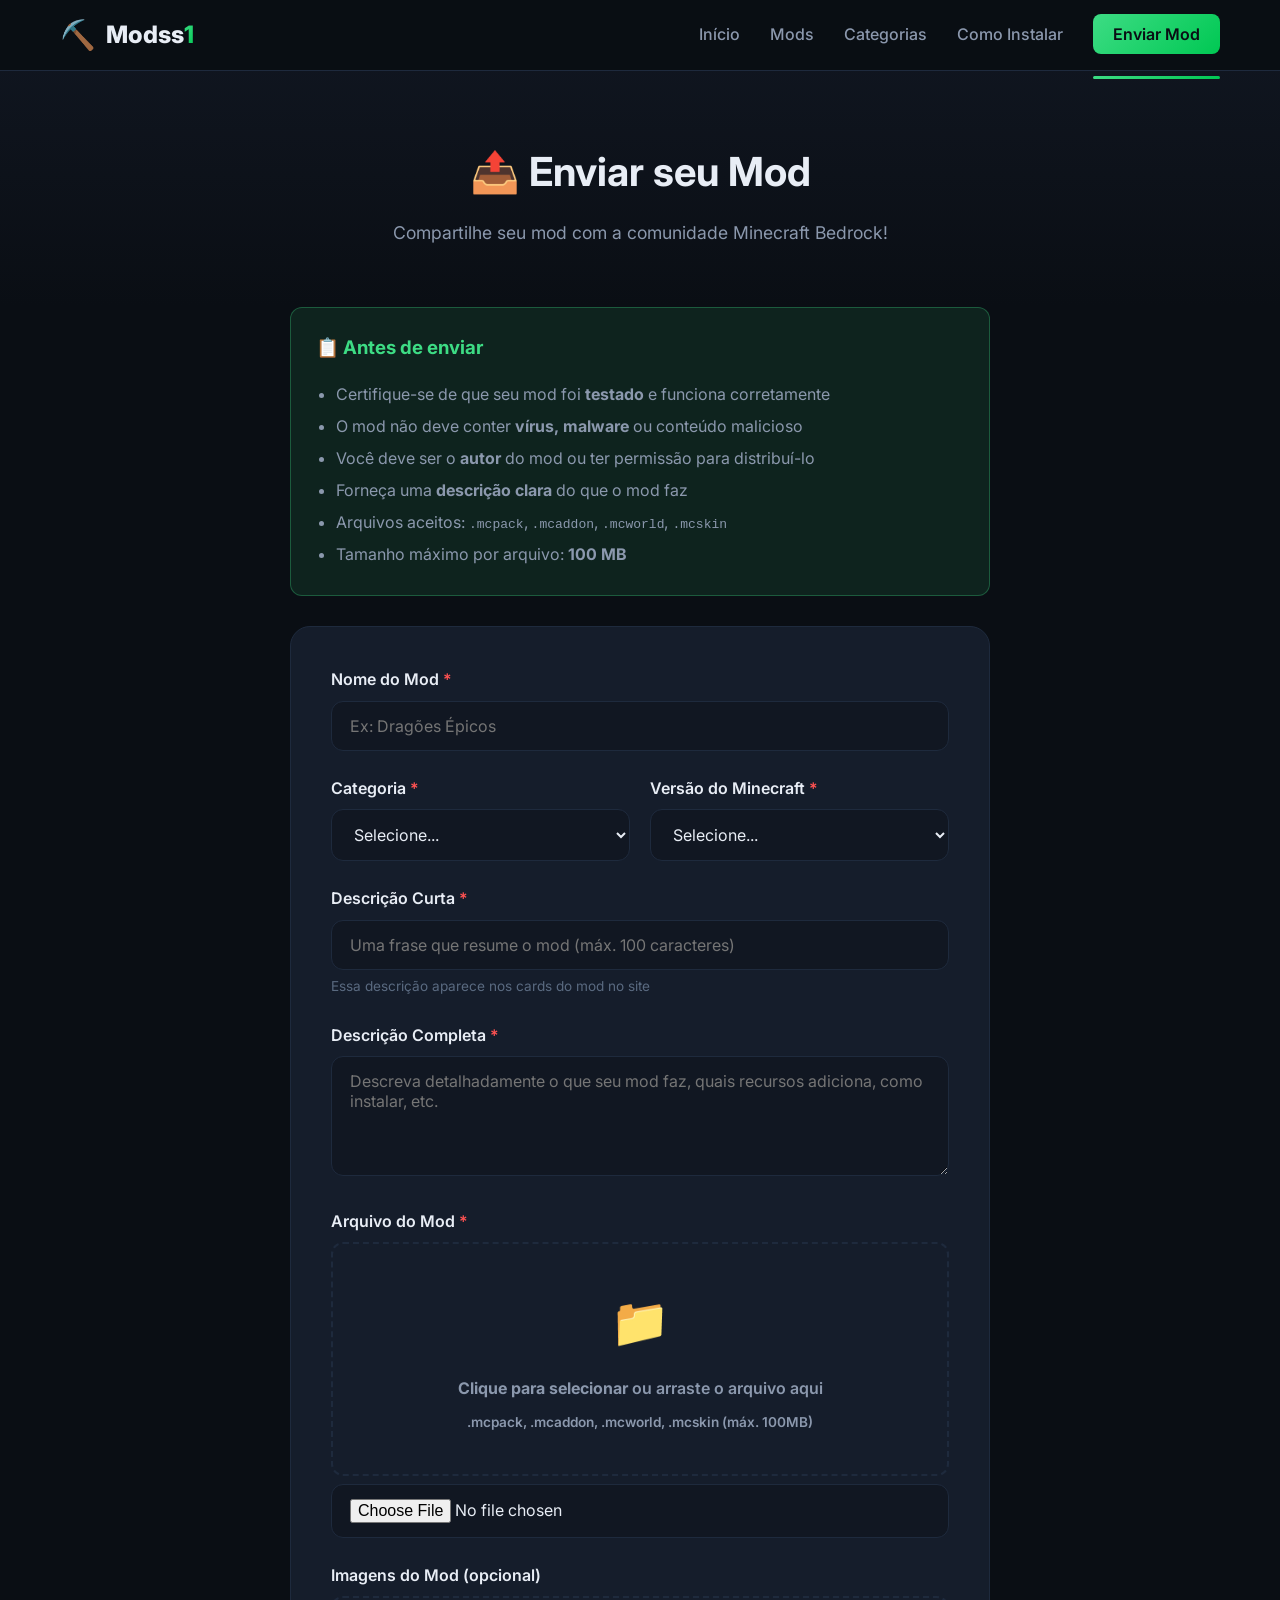
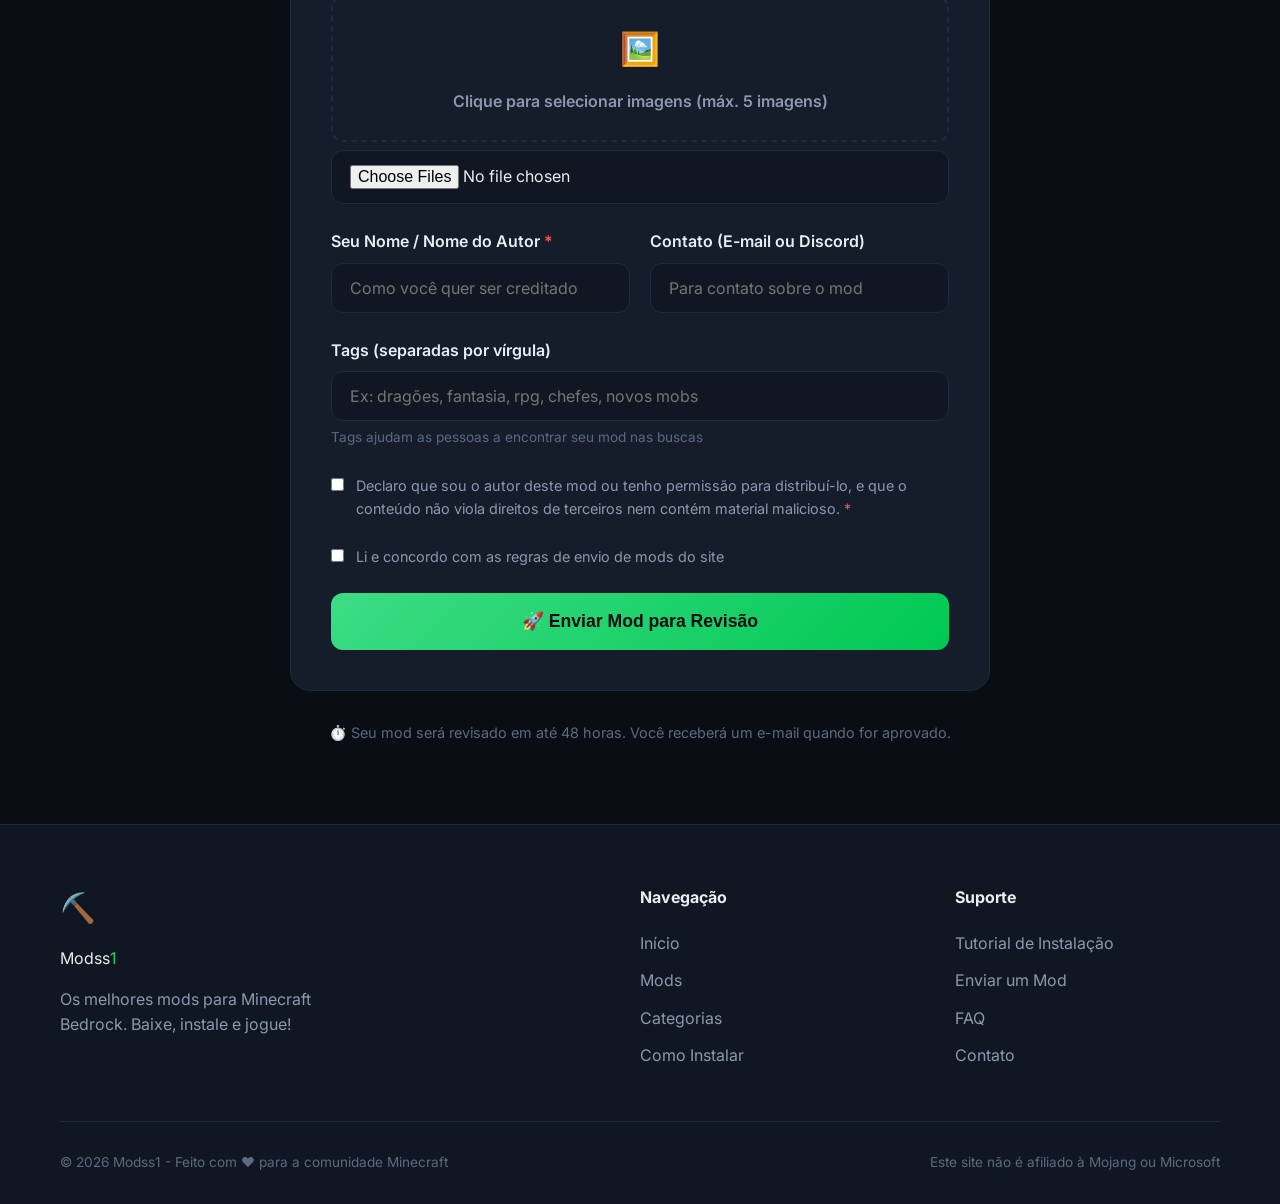
<file: enviar.html>
<!DOCTYPE html>
<html lang="pt-BR">
<head>
    <meta charset="UTF-8">
    <meta name="viewport" content="width=device-width, initial-scale=1.0">
    <title>Enviar Mod - Modss1</title>
    <link rel="stylesheet" href="css/style.css">
    <link rel="preconnect" href="https://fonts.googleapis.com">
    <link href="https://fonts.googleapis.com/css2?family=Inter:wght@400;500;600;700;800&display=swap" rel="stylesheet">
    <style>
        .page-header {
            padding: 140px 0 60px;
            text-align: center;
            background: linear-gradient(180deg, var(--bg-secondary) 0%, var(--bg-primary) 100%);
        }
        .page-header h1 {
            font-size: 2.5rem;
            margin-bottom: 15px;
        }
        .page-header p {
            color: var(--text-secondary);
            font-size: 1.1rem;
        }
        .form-container {
            max-width: 700px;
            margin: 0 auto;
            background: var(--bg-card);
            border: 1px solid var(--border);
            border-radius: var(--radius-lg);
            padding: 40px;
        }
        .form-group {
            margin-bottom: 25px;
        }
        .form-group label {
            display: block;
            margin-bottom: 8px;
            font-weight: 600;
            color: var(--text-primary);
        }
        .form-group label .required {
            color: var(--danger);
        }
        .form-group input,
        .form-group select,
        .form-group textarea {
            width: 100%;
            background: var(--bg-secondary);
            border: 1px solid var(--border);
            border-radius: var(--radius);
            padding: 14px 18px;
            color: var(--text-primary);
            font-size: 1rem;
            font-family: inherit;
            outline: none;
            transition: var(--transition);
        }
        .form-group input:focus,
        .form-group select:focus,
        .form-group textarea:focus {
            border-color: var(--accent-primary);
        }
        .form-group textarea {
            min-height: 120px;
            resize: vertical;
        }
        .form-group .hint {
            color: var(--text-muted);
            font-size: 0.85rem;
            margin-top: 6px;
        }
        .form-row {
            display: grid;
            grid-template-columns: 1fr 1fr;
            gap: 20px;
        }
        .file-upload {
            border: 2px dashed var(--border);
            border-radius: var(--radius);
            padding: 40px;
            text-align: center;
            cursor: pointer;
            transition: var(--transition);
        }
        .file-upload:hover {
            border-color: var(--accent-primary);
            background: rgba(61, 220, 132, 0.05);
        }
        .file-upload .icon {
            font-size: 3rem;
            margin-bottom: 15px;
        }
        .file-upload p {
            color: var(--text-secondary);
        }
        .file-upload input {
            display: none;
        }
        .checkbox-group {
            display: flex;
            align-items: flex-start;
            gap: 12px;
        }
        .checkbox-group input {
            width: auto;
            margin-top: 4px;
        }
        .checkbox-group label {
            margin-bottom: 0;
            font-weight: 400;
            color: var(--text-secondary);
            font-size: 0.9rem;
        }
        .info-box {
            background: rgba(61, 220, 132, 0.1);
            border: 1px solid rgba(61, 220, 132, 0.3);
            border-radius: var(--radius);
            padding: 25px;
            margin-bottom: 30px;
        }
        .info-box h3 {
            color: var(--accent-primary);
            margin-bottom: 15px;
            display: flex;
            align-items: center;
            gap: 10px;
        }
        .info-box ul {
            color: var(--text-secondary);
            line-height: 2;
            padding-left: 20px;
        }
        @media (max-width: 600px) {
            .form-row {
                grid-template-columns: 1fr;
            }
            .form-container {
                padding: 25px;
            }
        }
    </style>
</head>
<body>
    <!-- Navbar -->
    <nav class="navbar">
        <div class="container nav-container">
            <a href="index.html" class="logo">
                <span class="logo-icon">⛏️</span>
                <span class="logo-text">Modss<span class="logo-accent">1</span></span>
            </a>
            <button class="mobile-menu-btn" id="mobileMenuBtn">☰</button>
            <ul class="nav-links" id="navLinks">
                <li><a href="index.html">Início</a></li>
                <li><a href="mods.html">Mods</a></li>
                <li><a href="categorias.html">Categorias</a></li>
                <li><a href="como-instalar.html">Como Instalar</a></li>
                <li><a href="enviar.html" class="btn-upload active">Enviar Mod</a></li>
            </ul>
        </div>
    </nav>

    <!-- Page Header -->
    <header class="page-header">
        <div class="container">
            <h1>📤 Enviar seu Mod</h1>
            <p>Compartilhe seu mod com a comunidade Minecraft Bedrock!</p>
        </div>
    </header>

    <!-- Main Content -->
    <main class="container" style="padding-bottom: 80px;">
        <!-- Info Box -->
        <div class="info-box" style="max-width: 700px; margin: 0 auto 30px;">
            <h3>📋 Antes de enviar</h3>
            <ul>
                <li>Certifique-se de que seu mod foi <strong>testado</strong> e funciona corretamente</li>
                <li>O mod não deve conter <strong>vírus, malware</strong> ou conteúdo malicioso</li>
                <li>Você deve ser o <strong>autor</strong> do mod ou ter permissão para distribuí-lo</li>
                <li>Forneça uma <strong>descrição clara</strong> do que o mod faz</li>
                <li>Arquivos aceitos: <code>.mcpack</code>, <code>.mcaddon</code>, <code>.mcworld</code>, <code>.mcskin</code></li>
                <li>Tamanho máximo por arquivo: <strong>100 MB</strong></li>
            </ul>
        </div>

        <!-- Form -->
        <form class="form-container" id="uploadForm" onsubmit="enviarMod(event)">
            <div class="form-group">
                <label>Nome do Mod <span class="required">*</span></label>
                <input type="text" name="nome" placeholder="Ex: Dragões Épicos" required>
            </div>

            <div class="form-row">
                <div class="form-group">
                    <label>Categoria <span class="required">*</span></label>
                    <select name="categoria" required>
                        <option value="">Selecione...</option>
                        <option value="addon">🧩 Add-on</option>
                        <option value="resource">🎨 Resource Pack</option>
                        <option value="behavior">⚙️ Behavior Pack</option>
                        <option value="map">🗺️ Mapa</option>
                        <option value="skin">👤 Skin</option>
                        <option value="utility">🛠️ Utilidade</option>
                    </select>
                </div>
                <div class="form-group">
                    <label>Versão do Minecraft <span class="required">*</span></label>
                    <select name="versao" required>
                        <option value="">Selecione...</option>
                        <option value="1.21.x">1.21.x (mais recente)</option>
                        <option value="1.20.x">1.20.x</option>
                        <option value="1.19.x">1.19.x</option>
                        <option value="1.18.x">1.18.x</option>
                        <option value="outra">Outra versão</option>
                    </select>
                </div>
            </div>

            <div class="form-group">
                <label>Descrição Curta <span class="required">*</span></label>
                <input type="text" name="descricaoCurta" placeholder="Uma frase que resume o mod (máx. 100 caracteres)" maxlength="100" required>
                <p class="hint">Essa descrição aparece nos cards do mod no site</p>
            </div>

            <div class="form-group">
                <label>Descrição Completa <span class="required">*</span></label>
                <textarea name="descricao" placeholder="Descreva detalhadamente o que seu mod faz, quais recursos adiciona, como instalar, etc." required></textarea>
            </div>

            <div class="form-group">
                <label>Arquivo do Mod <span class="required">*</span></label>
                <label class="file-upload" for="fileInput">
                    <div class="icon">📁</div>
                    <p><strong>Clique para selecionar</strong> ou arraste o arquivo aqui</p>
                    <p style="font-size: 0.85rem; margin-top: 10px;">.mcpack, .mcaddon, .mcworld, .mcskin (máx. 100MB)</p>
                </label>
                <input type="file" id="fileInput" name="arquivo" accept=".mcpack,.mcaddon,.mcworld,.mcskin" required onchange="mostrarArquivo(this)">
                <p class="hint" id="fileName"></p>
            </div>

            <div class="form-group">
                <label>Imagens do Mod (opcional)</label>
                <label class="file-upload" for="imagesInput" style="padding: 25px;">
                    <div class="icon" style="font-size: 2rem;">🖼️</div>
                    <p>Clique para selecionar imagens (máx. 5 imagens)</p>
                </label>
                <input type="file" id="imagesInput" name="imagens" accept="image/*" multiple onchange="mostrarImagens(this)">
                <p class="hint" id="imagesName"></p>
            </div>

            <div class="form-row">
                <div class="form-group">
                    <label>Seu Nome / Nome do Autor <span class="required">*</span></label>
                    <input type="text" name="autor" placeholder="Como você quer ser creditado" required>
                </div>
                <div class="form-group">
                    <label>Contato (E-mail ou Discord)</label>
                    <input type="text" name="contato" placeholder="Para contato sobre o mod">
                </div>
            </div>

            <div class="form-group">
                <label>Tags (separadas por vírgula)</label>
                <input type="text" name="tags" placeholder="Ex: dragões, fantasia, rpg, chefes, novos mobs">
                <p class="hint">Tags ajudam as pessoas a encontrar seu mod nas buscas</p>
            </div>

            <div class="form-group">
                <div class="checkbox-group">
                    <input type="checkbox" id="termos" required>
                    <label for="termos">Declaro que sou o autor deste mod ou tenho permissão para distribuí-lo, e que o conteúdo não viola direitos de terceiros nem contém material malicioso. <span class="required">*</span></label>
                </div>
            </div>

            <div class="form-group">
                <div class="checkbox-group">
                    <input type="checkbox" id="regras">
                    <label for="regras">Li e concordo com as regras de envio de mods do site</label>
                </div>
            </div>

            <button type="submit" class="btn btn-primary btn-large" style="width: 100%; justify-content: center;">🚀 Enviar Mod para Revisão</button>
        </form>

        <div style="max-width: 700px; margin: 30px auto 0; text-align: center; color: var(--text-muted); font-size: 0.9rem;">
            <p>⏱️ Seu mod será revisado em até 48 horas. Você receberá um e-mail quando for aprovado.</p>
        </div>
    </main>

    <!-- Footer -->
    <footer class="footer">
        <div class="container">
            <div class="footer-content">
                <div class="footer-brand">
                    <span class="logo-icon">⛏️</span>
                    <span class="logo-text">Modss<span class="logo-accent">1</span></span>
                    <p>Os melhores mods para Minecraft Bedrock. Baixe, instale e jogue!</p>
                </div>
                <div class="footer-links">
                    <h4>Navegação</h4>
                    <a href="index.html">Início</a>
                    <a href="mods.html">Mods</a>
                    <a href="categorias.html">Categorias</a>
                    <a href="como-instalar.html">Como Instalar</a>
                </div>
                <div class="footer-links">
                    <h4>Suporte</h4>
                    <a href="como-instalar.html">Tutorial de Instalação</a>
                    <a href="enviar.html">Enviar um Mod</a>
                    <a href="#">FAQ</a>
                    <a href="#">Contato</a>
                </div>
            </div>
            <div class="footer-bottom">
                <p>© 2026 Modss1 - Feito com ❤️ para a comunidade Minecraft</p>
                <p>Este site não é afiliado à Mojang ou Microsoft</p>
            </div>
        </div>
    </footer>

    <script src="js/main.js"></script>
    <script>
        function mostrarArquivo(input) {
            const fileName = document.getElementById('fileName');
            if (input.files.length > 0) {
                const file = input.files[0];
                const sizeMB = (file.size / (1024 * 1024)).toFixed(2);
                fileName.innerHTML = `✅ Arquivo selecionado: <strong>${file.name}</strong> (${sizeMB} MB)`;
                fileName.style.color = 'var(--accent-primary)';
            }
        }

        function mostrarImagens(input) {
            const imagesName = document.getElementById('imagesName');
            if (input.files.length > 0) {
                const names = Array.from(input.files).map(f => f.name).join(', ');
                imagesName.innerHTML = `✅ ${input.files.length} imagem(ns) selecionada(s): ${names}`;
                imagesName.style.color = 'var(--accent-primary)';
            }
        }

        function enviarMod(event) {
            event.preventDefault();

            const formData = new FormData(event.target);
            const dados = Object.fromEntries(formData.entries());

            console.log('Dados do formulário:', dados);

            // Simular envio
            mostrarToast('📤 Enviando seu mod...');

            setTimeout(() => {
                mostrarToast('✅ Mod enviado com sucesso! Aguarde a revisão.');
                event.target.reset();
                document.getElementById('fileName').innerHTML = '';
                document.getElementById('imagesName').innerHTML = '';
            }, 2000);
        }
    </script>
</body>
</html>
</file>
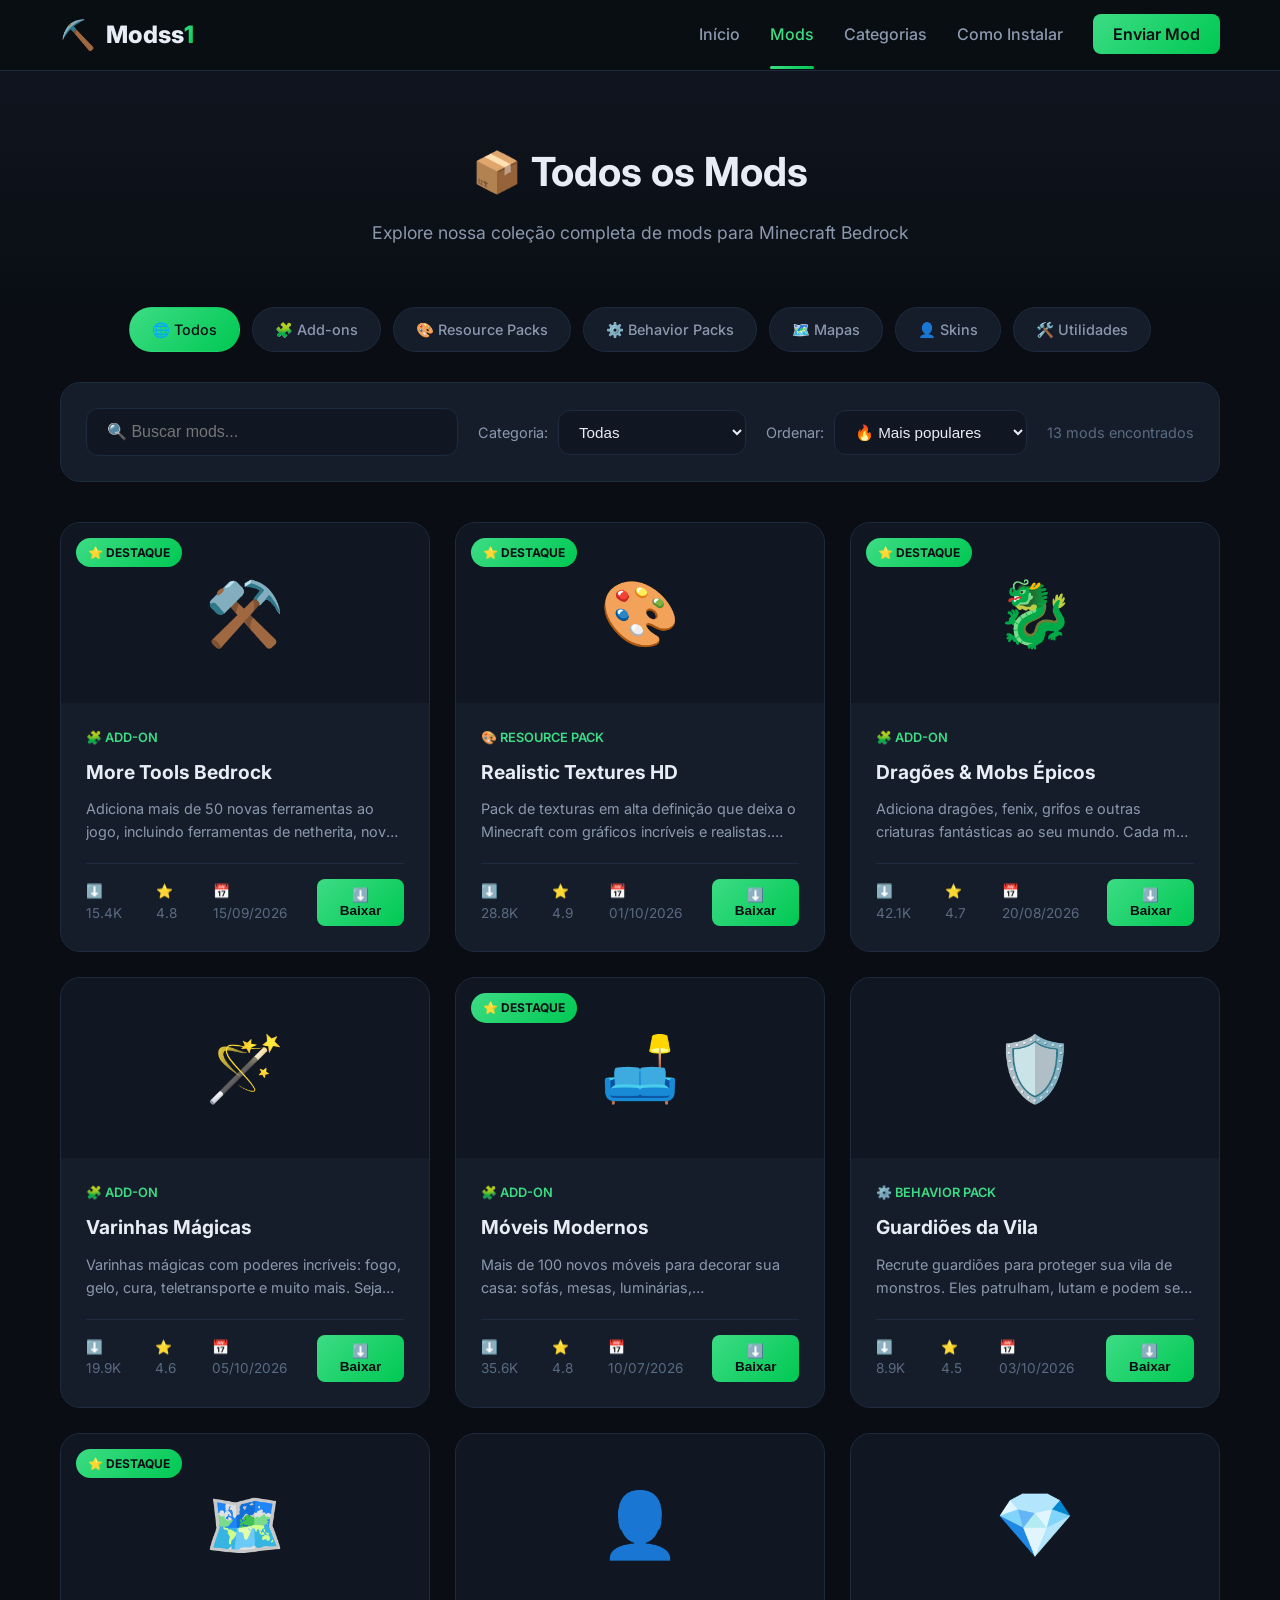
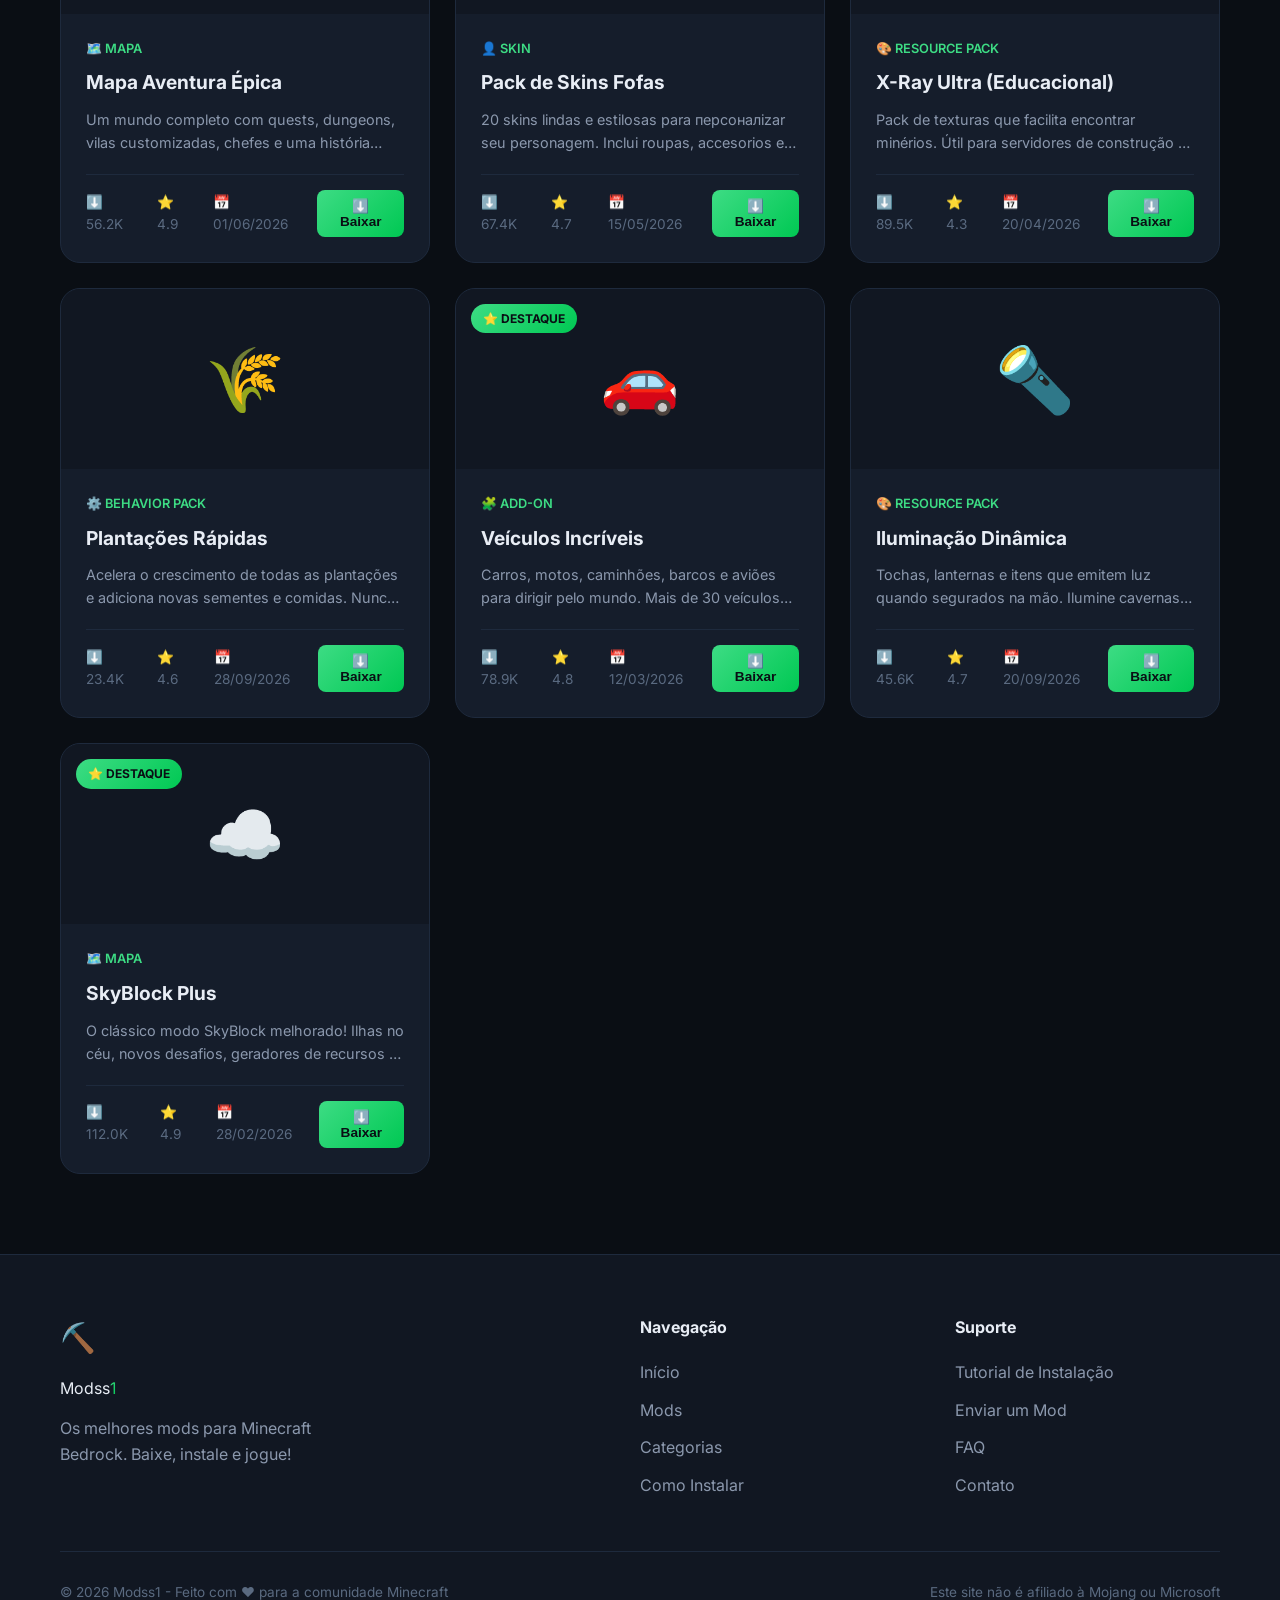
<file: mod.html>
<!DOCTYPE html>
<html lang="pt-BR">
<head>
    <meta charset="UTF-8">
    <meta name="viewport" content="width=device-width, initial-scale=1.0">
    <title>Detalhes do Mod - Modss1</title>
    <link rel="stylesheet" href="css/style.css">
    <link rel="preconnect" href="https://fonts.googleapis.com">
    <link href="https://fonts.googleapis.com/css2?family=Inter:wght@400;500;600;700;800&display=swap" rel="stylesheet">
    <style>
        .mod-hero {
            padding: 120px 0 40px;
            background: linear-gradient(180deg, var(--bg-secondary) 0%, var(--bg-primary) 100%);
        }
        .mod-hero-content {
            display: grid;
            grid-template-columns: 300px 1fr;
            gap: 40px;
            align-items: start;
        }
        .mod-hero-image {
            background: var(--bg-card);
            border: 1px solid var(--border);
            border-radius: var(--radius-lg);
            height: 300px;
            display: flex;
            align-items: center;
            justify-content: center;
            font-size: 8rem;
        }
        .mod-hero-info h1 {
            font-size: 2.5rem;
            margin-bottom: 15px;
        }
        .mod-hero-meta {
            display: flex;
            flex-wrap: wrap;
            gap: 20px;
            margin-bottom: 25px;
        }
        .mod-hero-meta-item {
            display: flex;
            align-items: center;
            gap: 8px;
            color: var(--text-secondary);
        }
        .mod-hero-actions {
            display: flex;
            gap: 15px;
            flex-wrap: wrap;
        }
        .mod-content {
            padding: 40px 0 80px;
        }
        .mod-grid {
            display: grid;
            grid-template-columns: 1fr 350px;
            gap: 40px;
        }
        .mod-main {
            background: var(--bg-card);
            border: 1px solid var(--border);
            border-radius: var(--radius-lg);
            padding: 35px;
        }
        .mod-main h2 {
            margin-bottom: 20px;
            padding-bottom: 15px;
            border-bottom: 1px solid var(--border);
        }
        .mod-main p {
            color: var(--text-secondary);
            line-height: 1.8;
            margin-bottom: 15px;
        }
        .mod-sidebar {
            display: flex;
            flex-direction: column;
            gap: 20px;
        }
        .mod-sidebar-card {
            background: var(--bg-card);
            border: 1px solid var(--border);
            border-radius: var(--radius-lg);
            padding: 25px;
        }
        .mod-sidebar-card h3 {
            font-size: 1rem;
            margin-bottom: 15px;
            color: var(--text-secondary);
            text-transform: uppercase;
            letter-spacing: 0.5px;
        }
        .mod-info-item {
            display: flex;
            justify-content: space-between;
            padding: 12px 0;
            border-bottom: 1px solid var(--border);
        }
        .mod-info-item:last-child {
            border-bottom: none;
        }
        .mod-info-label {
            color: var(--text-muted);
        }
        .mod-info-value {
            color: var(--text-primary);
            font-weight: 500;
        }
        .mod-tags {
            display: flex;
            flex-wrap: wrap;
            gap: 10px;
        }
        .mod-tag {
            background: var(--bg-secondary);
            border: 1px solid var(--border);
            padding: 6px 14px;
            border-radius: 20px;
            font-size: 0.85rem;
            color: var(--text-secondary);
        }
        .download-box {
            text-align: center;
            padding: 30px;
        }
        .download-box .btn {
            width: 100%;
            justify-content: center;
            font-size: 1.1rem;
            padding: 18px;
        }
        .download-info {
            margin-top: 15px;
            color: var(--text-muted);
            font-size: 0.85rem;
        }
        .stars {
            color: #ffc107;
            font-size: 1.2rem;
        }
        @media (max-width: 900px) {
            .mod-hero-content,
            .mod-grid {
                grid-template-columns: 1fr;
            }
            .mod-hero-image {
                height: 200px;
                font-size: 5rem;
            }
        }
    </style>
</head>
<body>
    <!-- Navbar -->
    <nav class="navbar">
        <div class="container nav-container">
            <a href="index.html" class="logo">
                <span class="logo-icon">⛏️</span>
                <span class="logo-text">Modss<span class="logo-accent">1</span></span>
            </a>
            <button class="mobile-menu-btn" id="mobileMenuBtn">☰</button>
            <ul class="nav-links" id="navLinks">
                <li><a href="index.html">Início</a></li>
                <li><a href="mods.html">Mods</a></li>
                <li><a href="categorias.html">Categorias</a></li>
                <li><a href="como-instalar.html">Como Instalar</a></li>
                <li><a href="enviar.html" class="btn-upload">Enviar Mod</a></li>
            </ul>
        </div>
    </nav>

    <!-- Mod Hero -->
    <header class="mod-hero">
        <div class="container">
            <div class="mod-hero-content" id="modHero">
                <div class="loading"></div>
            </div>
        </div>
    </header>

    <!-- Mod Content -->
    <main class="mod-content">
        <div class="container">
            <div class="mod-grid" id="modContent">
                <div class="loading"></div>
            </div>
        </div>
    </main>

    <!-- Related Mods -->
    <section class="related-mods" style="padding-bottom: 80px;">
        <div class="container">
            <h2 class="section-title">🔗 Mods Relacionados</h2>
            <div class="mods-grid" id="relatedMods">
                <!-- Carregado via JS -->
            </div>
        </div>
    </section>

    <!-- Footer -->
    <footer class="footer">
        <div class="container">
            <div class="footer-content">
                <div class="footer-brand">
                    <span class="logo-icon">⛏️</span>
                    <span class="logo-text">Modss<span class="logo-accent">1</span></span>
                    <p>Os melhores mods para Minecraft Bedrock. Baixe, instale e jogue!</p>
                </div>
                <div class="footer-links">
                    <h4>Navegação</h4>
                    <a href="index.html">Início</a>
                    <a href="mods.html">Mods</a>
                    <a href="categorias.html">Categorias</a>
                    <a href="como-instalar.html">Como Instalar</a>
                </div>
                <div class="footer-links">
                    <h4>Suporte</h4>
                    <a href="como-instalar.html">Tutorial de Instalação</a>
                    <a href="enviar.html">Enviar um Mod</a>
                    <a href="#">FAQ</a>
                    <a href="#">Contato</a>
                </div>
            </div>
            <div class="footer-bottom">
                <p>© 2026 Modss1 - Feito com ❤️ para a comunidade Minecraft</p>
                <p>Este site não é afiliado à Mojang ou Microsoft</p>
            </div>
        </div>
    </footer>

    <script src="js/main.js"></script>
    <script>
        // Carregar detalhes do mod
        document.addEventListener('DOMContentLoaded', async () => {
            const params = new URLSearchParams(window.location.search);
            const modId = params.get('id');

            if (!modId) {
                window.location.href = 'mods.html';
                return;
            }

            // Aguardar carregamento dos mods
            while (modsData.length === 0) {
                await new Promise(r => setTimeout(r, 100));
            }

            const mod = modsData.find(m => m.id === modId);
            if (!mod) {
                window.location.href = 'mods.html';
                return;
            }

            renderizarDetalhesMod(mod);
            carregarModsRelacionados(mod);
        });

        function renderizarDetalhesMod(mod) {
            document.title = `${mod.nome} - Modss1`;

            const categoria = categorias[mod.categoria] || { nome: mod.categoria, icone: '📦' };
            const dataFormatada = new Date(mod.dataAdicao).toLocaleDateString('pt-BR', {
                day: 'numeric', month: 'long', year: 'numeric'
            });

            // Hero
            document.getElementById('modHero').innerHTML = `
                <div class="mod-hero-image">${mod.icone}</div>
                <div class="mod-hero-info">
                    <span class="mod-category">${categoria.icone} ${categoria.nome}</span>
                    <h1>${mod.nome}</h1>
                    <div class="mod-hero-meta">
                        <span class="mod-hero-meta-item">⭐ ${mod.rating} / 5.0</span>
                        <span class="mod-hero-meta-item">⬇️ ${formatarNumero(mod.downloads)} downloads</span>
                        <span class="mod-hero-meta-item">📦 ${mod.tamanho}</span>
                        <span class="mod-hero-meta-item">🎮 v${mod.versao}</span>
                        <span class="mod-hero-meta-item">📅 ${dataFormatada}</span>
                    </div>
                    <p style="color: var(--text-secondary); margin-bottom: 25px;">${mod.descricao}</p>
                    <div class="mod-hero-actions">
                        <button class="btn btn-primary btn-large" onclick="baixarMod('${mod.id}')">⬇️ Baixar Agora</button>
                        <a href="como-instalar.html" class="btn btn-secondary">📖 Como Instalar</a>
                    </div>
                </div>
            `;

            // Conteúdo
            const estrelas = '★'.repeat(Math.floor(mod.rating)) + '☆'.repeat(5 - Math.floor(mod.rating));
            document.getElementById('modContent').innerHTML = `
                <div class="mod-main">
                    <h2>📝 Sobre o Mod</h2>
                    <p>${mod.descricaoLonga}</p>

                    <h2 style="margin-top: 35px;">✨ Recursos Principais</h2>
                    <ul style="color: var(--text-secondary); line-height: 2; padding-left: 20px;">
                        ${gerarRecursos(mod).map(r => `<li>${r}</li>`).join('')}
                    </ul>

                    <h2 style="margin-top: 35px;">📋 Instruções de Instalação</h2>
                    <ol style="color: var(--text-secondary); line-height: 2; padding-left: 20px;">
                        <li>Baixe o arquivo <strong>${mod.arquivo}</strong> clicando no botão acima</li>
                        <li>Abra o arquivo baixado com o Minecraft Bedrock</li>
                        <li>O jogo abrirá automaticamente e instalará o mod</li>
                        <li>Crie um novo mundo ou abra um existente</li>
                        <li>Ative o mod nas configurações do mundo (ícone de engrenagem)</li>
                        <li>Pronto! Aproveite seu novo mod 🎮</li>
                    </ol>
                </div>

                <aside class="mod-sidebar">
                    <div class="mod-sidebar-card download-box">
                        <h3>Download</h3>
                        <button class="btn btn-primary" onclick="baixarMod('${mod.id}')">⬇️ Baixar ${mod.arquivo}</button>
                        <p class="download-info">Tamanho: ${mod.tamanho}<br>Versão: ${mod.versao}</p>
                    </div>

                    <div class="mod-sidebar-card">
                        <h3>Informações</h3>
                        <div class="mod-info-item">
                            <span class="mod-info-label">Autor</span>
                            <span class="mod-info-value">${mod.autor}</span>
                        </div>
                        <div class="mod-info-item">
                            <span class="mod-info-label">Versão</span>
                            <span class="mod-info-value">${mod.versao}</span>
                        </div>
                        <div class="mod-info-item">
                            <span class="mod-info-label">Tamanho</span>
                            <span class="mod-info-value">${mod.tamanho}</span>
                        </div>
                        <div class="mod-info-item">
                            <span class="mod-info-label">Downloads</span>
                            <span class="mod-info-value">${formatarNumero(mod.downloads)}</span>
                        </div>
                        <div class="mod-info-item">
                            <span class="mod-info-label">Avaliação</span>
                            <span class="stars">${estrelas} ${mod.rating}</span>
                        </div>
                        <div class="mod-info-item">
                            <span class="mod-info-label">Adicionado em</span>
                            <span class="mod-info-value">${dataFormatada}</span>
                        </div>
                    </div>

                    <div class="mod-sidebar-card">
                        <h3>Requisitos</h3>
                        <p style="color: var(--text-secondary); font-size: 0.9rem;">${mod.requisitos}</p>
                    </div>

                    <div class="mod-sidebar-card">
                        <h3>Tags</h3>
                        <div class="mod-tags">
                            ${mod.tags.map(tag => `<span class="mod-tag">#${tag}</span>`).join('')}
                        </div>
                    </div>
                </aside>
            `;
        }

        function gerarRecursos(mod) {
            // Gerar lista de recursos baseada na categoria
            const recursos = {
                'addon': [
                    'Novos itens, blocos e ferramentas adicionados ao jogo',
                    'Crafting recipes balanceados e intuitivos',
                    'Compatível com mundos existentes e novos',
                    'Sem mods externos necessários'
                ],
                'resource': [
                    'Texturas em alta qualidade e resolução',
                    'Suporte para diferentes resoluções de tela',
                    'Otimizado para performance',
                    'Atualizações frequentes com novos blocos'
                ],
                'behavior': [
                    'Mudanças no comportamento de mobs e entidades',
                    'Novas mecânicas de gameplay',
                    'Configurável através de arquivos do jogo',
                    'Compatível com add-ons de recursos'
                ],
                'map': [
                    'Mundo gerado especialmente para o modo',
                    'Construções detalhadas e exploráveis',
                    'Sistemas de quests e progressão',
                    'Suporte para um ou mais jogadores'
                ],
                'skin': [
                    'Skins com texturas detalhadas',
                    'Compatível com modelo clássico e slim',
                    'Fácil de aplicar no jogo',
                    'Variedade de estilos disponíveis'
                ],
                'utility': [
                    'Ferramentas úteis para o dia a dia',
                    'Otimização e melhorias de qualidade de vida',
                    'Configurações personalizáveis',
                    'Baixo impacto na performance'
                ]
            };
            return recursos[mod.categoria] || recursos['addon'];
        }

        function carregarModsRelacionados(modAtual) {
            const relacionados = modsData
                .filter(m => m.id !== modAtual.id && (
                    m.categoria === modAtual.categoria ||
                    m.tags.some(t => modAtual.tags.includes(t))
                ))
                .slice(0, 4);

            const container = document.getElementById('relatedMods');
            if (container && relacionados.length > 0) {
                container.innerHTML = relacionados.map(criarModCard).join('');
            } else if (container) {
                container.innerHTML = '<p style="color: var(--text-secondary); grid-column: 1/-1; text-align: center;">Nenhum mod relacionado encontrado.</p>';
            }
        }
    </script>
</body>
</html>
</file>
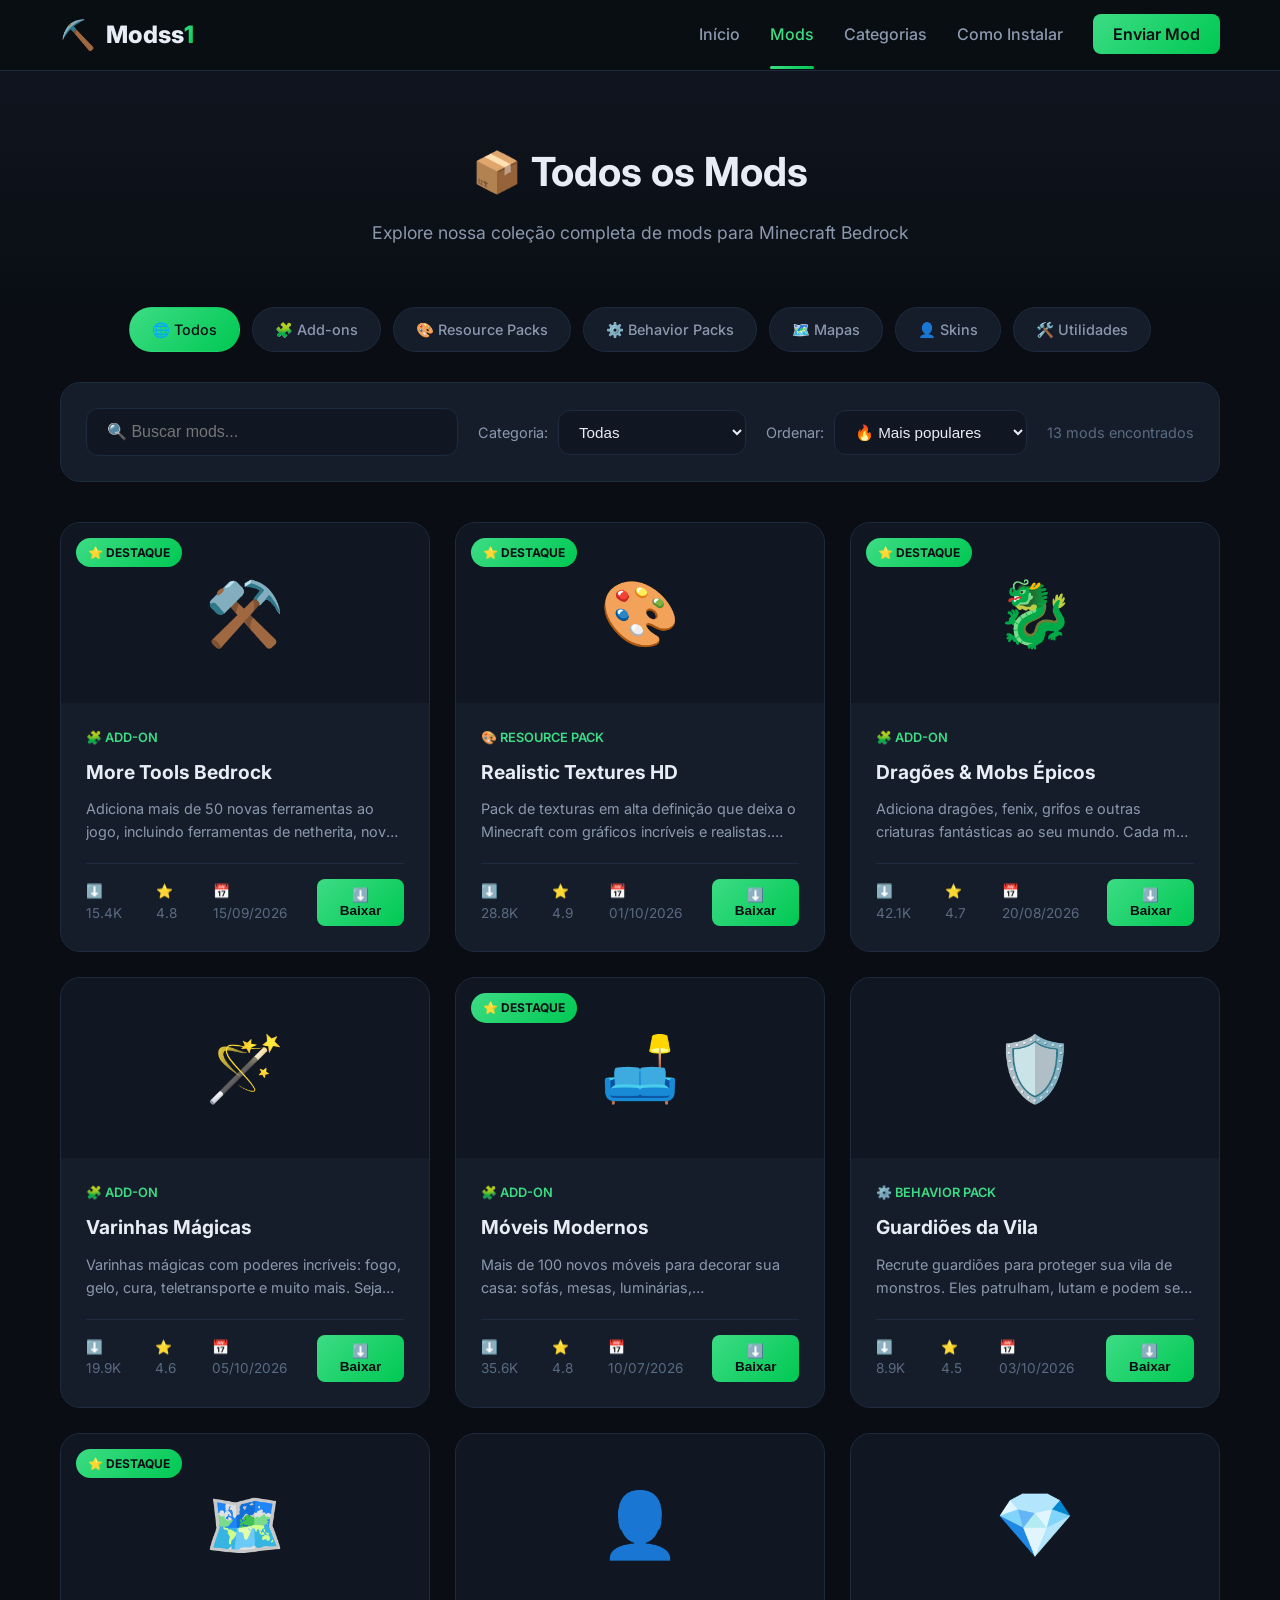
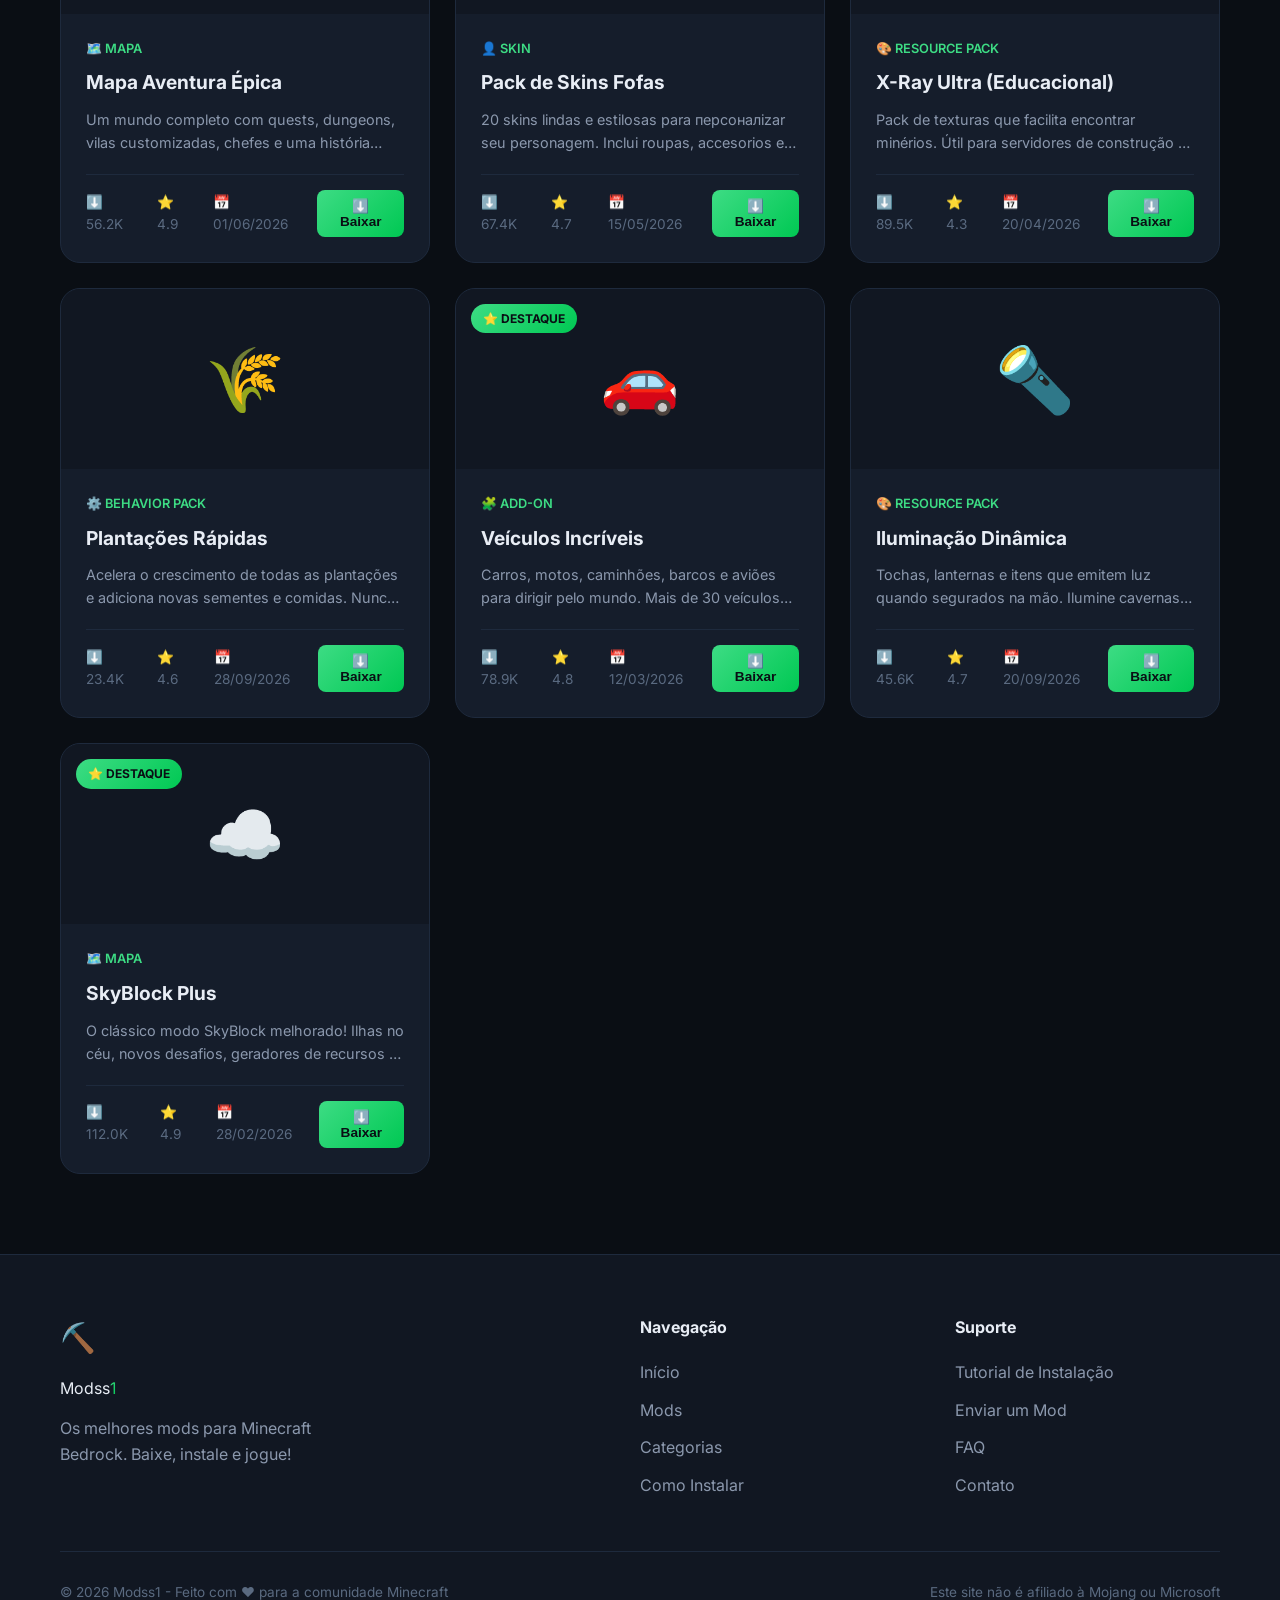
<file: mods.html>
<!DOCTYPE html>
<html lang="pt-BR">
<head>
    <meta charset="UTF-8">
    <meta name="viewport" content="width=device-width, initial-scale=1.0">
    <title>Todos os Mods - Modss1</title>
    <link rel="stylesheet" href="css/style.css">
    <link rel="preconnect" href="https://fonts.googleapis.com">
    <link href="https://fonts.googleapis.com/css2?family=Inter:wght@400;500;600;700;800&display=swap" rel="stylesheet">
    <style>
        .page-header {
            padding: 140px 0 60px;
            text-align: center;
            background: linear-gradient(180deg, var(--bg-secondary) 0%, var(--bg-primary) 100%);
        }
        .page-header h1 {
            font-size: 2.5rem;
            margin-bottom: 15px;
        }
        .page-header p {
            color: var(--text-secondary);
            font-size: 1.1rem;
        }
        .filters-bar {
            background: var(--bg-card);
            border: 1px solid var(--border);
            border-radius: var(--radius-lg);
            padding: 25px;
            margin-bottom: 40px;
            display: flex;
            flex-wrap: wrap;
            gap: 20px;
            align-items: center;
        }
        .search-box {
            flex: 1;
            min-width: 250px;
            position: relative;
        }
        .search-box input {
            width: 100%;
            background: var(--bg-secondary);
            border: 1px solid var(--border);
            border-radius: var(--radius);
            padding: 14px 20px;
            color: var(--text-primary);
            font-size: 1rem;
            outline: none;
            transition: var(--transition);
        }
        .search-box input:focus {
            border-color: var(--accent-primary);
        }
        .filter-group {
            display: flex;
            align-items: center;
            gap: 10px;
        }
        .filter-group label {
            color: var(--text-secondary);
            font-size: 0.9rem;
            white-space: nowrap;
        }
        .filter-group select {
            background: var(--bg-secondary);
            border: 1px solid var(--border);
            border-radius: var(--radius);
            padding: 12px 16px;
            color: var(--text-primary);
            font-size: 0.95rem;
            cursor: pointer;
            outline: none;
        }
        .filter-group select:focus {
            border-color: var(--accent-primary);
        }
        .mods-count {
            color: var(--text-muted);
            font-size: 0.9rem;
            margin-left: auto;
        }
        .no-results {
            grid-column: 1 / -1;
            text-align: center;
            padding: 80px 20px;
        }
        .no-results-icon {
            font-size: 5rem;
            display: block;
            margin-bottom: 20px;
        }
        .no-results h3 {
            margin-bottom: 10px;
        }
        .no-results p {
            color: var(--text-secondary);
        }
        .category-tabs {
            display: flex;
            flex-wrap: wrap;
            gap: 12px;
            margin-bottom: 30px;
            justify-content: center;
        }
        .category-tab {
            background: var(--bg-card);
            border: 1px solid var(--border);
            border-radius: 50px;
            padding: 10px 22px;
            color: var(--text-secondary);
            text-decoration: none;
            font-size: 0.9rem;
            font-weight: 500;
            transition: var(--transition);
            display: flex;
            align-items: center;
            gap: 8px;
        }
        .category-tab:hover,
        .category-tab.active {
            background: var(--accent-gradient);
            color: var(--bg-primary);
            border-color: transparent;
        }
    </style>
</head>
<body>
    <!-- Navbar -->
    <nav class="navbar">
        <div class="container nav-container">
            <a href="index.html" class="logo">
                <span class="logo-icon">⛏️</span>
                <span class="logo-text">Modss<span class="logo-accent">1</span></span>
            </a>
            <button class="mobile-menu-btn" id="mobileMenuBtn">☰</button>
            <ul class="nav-links" id="navLinks">
                <li><a href="index.html">Início</a></li>
                <li><a href="mods.html" class="active">Mods</a></li>
                <li><a href="categorias.html">Categorias</a></li>
                <li><a href="como-instalar.html">Como Instalar</a></li>
                <li><a href="enviar.html" class="btn-upload">Enviar Mod</a></li>
            </ul>
        </div>
    </nav>

    <!-- Page Header -->
    <header class="page-header">
        <div class="container">
            <h1>📦 Todos os Mods</h1>
            <p>Explore nossa coleção completa de mods para Minecraft Bedrock</p>
        </div>
    </header>

    <!-- Main Content -->
    <main class="container" style="padding-bottom: 80px;">
        <!-- Category Tabs -->
        <div class="category-tabs">
            <a href="mods.html" class="category-tab active">🌐 Todos</a>
            <a href="mods.html?cat=addon" class="category-tab">🧩 Add-ons</a>
            <a href="mods.html?cat=resource" class="category-tab">🎨 Resource Packs</a>
            <a href="mods.html?cat=behavior" class="category-tab">⚙️ Behavior Packs</a>
            <a href="mods.html?cat=map" class="category-tab">🗺️ Mapas</a>
            <a href="mods.html?cat=skin" class="category-tab">👤 Skins</a>
            <a href="mods.html?cat=utility" class="category-tab">🛠️ Utilidades</a>
        </div>

        <!-- Filters -->
        <div class="filters-bar">
            <div class="search-box">
                <input type="text" id="searchInput" placeholder="🔍 Buscar mods..." oninput="buscaLive(this.value)">
            </div>
            <div class="filter-group">
                <label>Categoria:</label>
                <select id="filterCategory" onchange="filtrarPorCategoria()">
                    <option value="all">Todas</option>
                    <option value="addon">🧩 Add-ons</option>
                    <option value="resource">🎨 Resource Packs</option>
                    <option value="behavior">⚙️ Behavior Packs</option>
                    <option value="map">🗺️ Mapas</option>
                    <option value="skin">👤 Skins</option>
                    <option value="utility">🛠️ Utilidades</option>
                </select>
            </div>
            <div class="filter-group">
                <label>Ordenar:</label>
                <select id="sortBy" onchange="ordenarMods()">
                    <option value="popular">🔥 Mais populares</option>
                    <option value="recent">🆕 Mais recentes</option>
                    <option value="rating">⭐ Melhor avaliados</option>
                    <option value="name">🔤 Nome (A-Z)</option>
                </select>
            </div>
            <span class="mods-count" id="modsCount">Carregando...</span>
        </div>

        <!-- Mods Grid -->
        <div class="mods-grid" id="modsGrid">
            <div class="loading"></div>
        </div>
    </main>

    <!-- Footer -->
    <footer class="footer">
        <div class="container">
            <div class="footer-content">
                <div class="footer-brand">
                    <span class="logo-icon">⛏️</span>
                    <span class="logo-text">Modss<span class="logo-accent">1</span></span>
                    <p>Os melhores mods para Minecraft Bedrock. Baixe, instale e jogue!</p>
                </div>
                <div class="footer-links">
                    <h4>Navegação</h4>
                    <a href="index.html">Início</a>
                    <a href="mods.html">Mods</a>
                    <a href="categorias.html">Categorias</a>
                    <a href="como-instalar.html">Como Instalar</a>
                </div>
                <div class="footer-links">
                    <h4>Suporte</h4>
                    <a href="como-instalar.html">Tutorial de Instalação</a>
                    <a href="enviar.html">Enviar um Mod</a>
                    <a href="#">FAQ</a>
                    <a href="#">Contato</a>
                </div>
            </div>
            <div class="footer-bottom">
                <p>© 2026 Modss1 - Feito com ❤️ para a comunidade Minecraft</p>
                <p>Este site não é afiliado à Mojang ou Microsoft</p>
            </div>
        </div>
    </footer>

    <script src="js/main.js"></script>
    <script>
        // Atualizar tab ativa baseada na URL
        document.addEventListener('DOMContentLoaded', () => {
            const params = new URLSearchParams(window.location.search);
            const cat = params.get('cat');
            if (cat) {
                document.querySelectorAll('.category-tab').forEach(tab => {
                    tab.classList.remove('active');
                    if (tab.getAttribute('href').includes(`cat=${cat}`)) {
                        tab.classList.add('active');
                    }
                });
            }
        });
    </script>
</body>
</html>
</file>
<file: css/style.css>
/* ============================================
   Modss1 - Estilos do Site de Mods Minecraft
   ============================================ */

:root {
    --bg-primary: #0a0e14;
    --bg-secondary: #111722;
    --bg-card: #151d2b;
    --bg-hover: #1a2436;
    --text-primary: #e8edf5;
    --text-secondary: #8b98ad;
    --text-muted: #5a6a80;
    --accent-primary: #3ddc84;
    --accent-secondary: #00c853;
    --accent-gradient: linear-gradient(135deg, #3ddc84 0%, #00c853 100%);
    --danger: #ff5252;
    --warning: #ffc107;
    --border: #1e2a3d;
    --shadow: 0 4px 20px rgba(0, 0, 0, 0.4);
    --shadow-lg: 0 10px 40px rgba(0, 0, 0, 0.5);
    --radius: 12px;
    --radius-lg: 20px;
    --transition: all 0.3s ease;
}

* {
    margin: 0;
    padding: 0;
    box-sizing: border-box;
}

html {
    scroll-behavior: smooth;
}

body {
    font-family: 'Inter', -apple-system, BlinkMacSystemFont, sans-serif;
    background: var(--bg-primary);
    color: var(--text-primary);
    line-height: 1.6;
    overflow-x: hidden;
}

.container {
    max-width: 1200px;
    margin: 0 auto;
    padding: 0 20px;
}

/* ============ NAVBAR ============ */
.navbar {
    position: fixed;
    top: 0;
    left: 0;
    right: 0;
    background: rgba(10, 14, 20, 0.95);
    backdrop-filter: blur(10px);
    z-index: 1000;
    border-bottom: 1px solid var(--border);
}

.nav-container {
    display: flex;
    align-items: center;
    justify-content: space-between;
    height: 70px;
}

.logo {
    display: flex;
    align-items: center;
    gap: 10px;
    text-decoration: none;
    font-size: 1.5rem;
    font-weight: 800;
}

.logo-icon {
    font-size: 1.8rem;
}

.logo-text {
    color: var(--text-primary);
}

.logo-accent {
    background: var(--accent-gradient);
    -webkit-background-clip: text;
    -webkit-text-fill-color: transparent;
    background-clip: text;
}

.nav-links {
    display: flex;
    align-items: center;
    gap: 30px;
    list-style: none;
}

.nav-links a {
    color: var(--text-secondary);
    text-decoration: none;
    font-weight: 500;
    transition: var(--transition);
    position: relative;
}

.nav-links a:hover,
.nav-links a.active {
    color: var(--accent-primary);
}

.nav-links a.active::after {
    content: '';
    position: absolute;
    bottom: -25px;
    left: 0;
    right: 0;
    height: 3px;
    background: var(--accent-gradient);
    border-radius: 3px;
}

.btn-upload {
    background: var(--accent-gradient);
    color: var(--bg-primary) !important;
    padding: 10px 20px;
    border-radius: 8px;
    font-weight: 600 !important;
}

.btn-upload:hover {
    transform: translateY(-2px);
    box-shadow: 0 5px 20px rgba(61, 220, 132, 0.4);
}

.mobile-menu-btn {
    display: none;
    background: none;
    border: none;
    color: var(--text-primary);
    font-size: 1.5rem;
    cursor: pointer;
}

/* ============ HERO ============ */
.hero {
    position: relative;
    min-height: 100vh;
    display: flex;
    align-items: center;
    justify-content: center;
    text-align: center;
    padding: 120px 20px 80px;
    overflow: hidden;
}

.hero-bg {
    position: absolute;
    inset: 0;
    background:
        radial-gradient(ellipse at 20% 20%, rgba(61, 220, 132, 0.15) 0%, transparent 50%),
        radial-gradient(ellipse at 80% 80%, rgba(0, 200, 83, 0.1) 0%, transparent 50%),
        radial-gradient(ellipse at 50% 50%, rgba(61, 220, 132, 0.05) 0%, transparent 70%);
    z-index: 0;
}

.hero-bg::before {
    content: '';
    position: absolute;
    inset: 0;
    background-image:
        linear-gradient(rgba(61, 220, 132, 0.03) 1px, transparent 1px),
        linear-gradient(90deg, rgba(61, 220, 132, 0.03) 1px, transparent 1px);
    background-size: 50px 50px;
}

.hero-content {
    position: relative;
    z-index: 1;
}

.hero-badge {
    display: inline-block;
    background: rgba(61, 220, 132, 0.1);
    border: 1px solid rgba(61, 220, 132, 0.3);
    color: var(--accent-primary);
    padding: 8px 20px;
    border-radius: 50px;
    font-size: 0.9rem;
    font-weight: 600;
    margin-bottom: 25px;
}

.hero-title {
    font-size: clamp(2.5rem, 6vw, 4.5rem);
    font-weight: 800;
    line-height: 1.1;
    margin-bottom: 25px;
}

.gradient-text {
    background: var(--accent-gradient);
    -webkit-background-clip: text;
    -webkit-text-fill-color: transparent;
    background-clip: text;
}

.hero-description {
    font-size: 1.2rem;
    color: var(--text-secondary);
    max-width: 600px;
    margin: 0 auto 35px;
}

.hero-search {
    display: flex;
    max-width: 500px;
    margin: 0 auto 40px;
    background: var(--bg-card);
    border: 1px solid var(--border);
    border-radius: var(--radius);
    overflow: hidden;
    transition: var(--transition);
}

.hero-search:focus-within {
    border-color: var(--accent-primary);
    box-shadow: 0 0 0 3px rgba(61, 220, 132, 0.1);
}

.hero-search input {
    flex: 1;
    background: none;
    border: none;
    padding: 18px 20px;
    color: var(--text-primary);
    font-size: 1rem;
    outline: none;
}

.hero-search input::placeholder {
    color: var(--text-muted);
}

.hero-search button {
    background: var(--accent-gradient);
    border: none;
    padding: 0 30px;
    color: var(--bg-primary);
    font-weight: 700;
    cursor: pointer;
    transition: var(--transition);
}

.hero-search button:hover {
    filter: brightness(1.1);
}

.hero-stats {
    display: flex;
    justify-content: center;
    gap: 60px;
    margin-bottom: 40px;
    flex-wrap: wrap;
}

.stat {
    text-align: center;
}

.stat-number {
    display: block;
    font-size: 2.5rem;
    font-weight: 800;
    background: var(--accent-gradient);
    -webkit-background-clip: text;
    -webkit-text-fill-color: transparent;
    background-clip: text;
}

.stat-label {
    color: var(--text-secondary);
    font-size: 0.95rem;
}

.hero-buttons {
    display: flex;
    justify-content: center;
    gap: 20px;
    flex-wrap: wrap;
}

.btn {
    display: inline-flex;
    align-items: center;
    gap: 10px;
    padding: 15px 35px;
    border-radius: var(--radius);
    font-weight: 600;
    text-decoration: none;
    transition: var(--transition);
    cursor: pointer;
    border: none;
    font-size: 1rem;
}

.btn-primary {
    background: var(--accent-gradient);
    color: var(--bg-primary);
}

.btn-primary:hover {
    transform: translateY(-3px);
    box-shadow: 0 10px 30px rgba(61, 220, 132, 0.4);
}

.btn-secondary {
    background: var(--bg-card);
    color: var(--text-primary);
    border: 1px solid var(--border);
}

.btn-secondary:hover {
    background: var(--bg-hover);
    border-color: var(--accent-primary);
}

.btn-large {
    padding: 18px 45px;
    font-size: 1.1rem;
}

/* ============ SECTIONS ============ */
section {
    padding: 80px 0;
}

.section-title {
    font-size: 2rem;
    font-weight: 700;
    margin-bottom: 40px;
    text-align: center;
}

.section-header {
    display: flex;
    align-items: center;
    justify-content: space-between;
    margin-bottom: 40px;
    flex-wrap: wrap;
    gap: 20px;
}

.section-header .section-title {
    margin-bottom: 0;
    text-align: left;
}

.view-all {
    color: var(--accent-primary);
    text-decoration: none;
    font-weight: 600;
    transition: var(--transition);
}

.view-all:hover {
    gap: 5px;
}

/* ============ CATEGORIES ============ */
.categories-grid {
    display: grid;
    grid-template-columns: repeat(auto-fit, minmax(280px, 1fr));
    gap: 25px;
}

.category-card {
    background: var(--bg-card);
    border: 1px solid var(--border);
    border-radius: var(--radius-lg);
    padding: 35px;
    text-align: center;
    text-decoration: none;
    color: var(--text-primary);
    transition: var(--transition);
    position: relative;
    overflow: hidden;
}

.category-card::before {
    content: '';
    position: absolute;
    top: 0;
    left: 0;
    right: 0;
    height: 3px;
    background: var(--accent-gradient);
    transform: scaleX(0);
    transition: var(--transition);
}

.category-card:hover {
    transform: translateY(-5px);
    border-color: var(--accent-primary);
    box-shadow: var(--shadow-lg);
}

.category-card:hover::before {
    transform: scaleX(1);
}

.category-icon {
    font-size: 3rem;
    display: block;
    margin-bottom: 20px;
}

.category-card h3 {
    font-size: 1.3rem;
    margin-bottom: 10px;
}

.category-card p {
    color: var(--text-secondary);
    font-size: 0.95rem;
}

/* ============ MODS GRID ============ */
.mods-grid {
    display: grid;
    grid-template-columns: repeat(auto-fill, minmax(300px, 1fr));
    gap: 25px;
}

.mod-card {
    background: var(--bg-card);
    border: 1px solid var(--border);
    border-radius: var(--radius-lg);
    overflow: hidden;
    transition: var(--transition);
    text-decoration: none;
    color: var(--text-primary);
    display: flex;
    flex-direction: column;
}

.mod-card:hover {
    transform: translateY(-5px);
    border-color: var(--accent-primary);
    box-shadow: var(--shadow-lg);
}

.mod-image {
    height: 180px;
    background: var(--bg-secondary);
    display: flex;
    align-items: center;
    justify-content: center;
    font-size: 4rem;
    position: relative;
    overflow: hidden;
}

.mod-image img {
    width: 100%;
    height: 100%;
    object-fit: cover;
}

.mod-badge {
    position: absolute;
    top: 15px;
    left: 15px;
    background: var(--accent-gradient);
    color: var(--bg-primary);
    padding: 5px 12px;
    border-radius: 20px;
    font-size: 0.75rem;
    font-weight: 700;
    text-transform: uppercase;
}

.mod-content {
    padding: 25px;
    flex: 1;
    display: flex;
    flex-direction: column;
}

.mod-category {
    color: var(--accent-primary);
    font-size: 0.8rem;
    font-weight: 600;
    text-transform: uppercase;
    margin-bottom: 8px;
}

.mod-title {
    font-size: 1.2rem;
    font-weight: 700;
    margin-bottom: 10px;
}

.mod-description {
    color: var(--text-secondary);
    font-size: 0.9rem;
    margin-bottom: 20px;
    flex: 1;
    display: -webkit-box;
    -webkit-line-clamp: 2;
    -webkit-box-orient: vertical;
    overflow: hidden;
}

.mod-meta {
    display: flex;
    align-items: center;
    gap: 20px;
    padding-top: 15px;
    border-top: 1px solid var(--border);
}

.mod-meta-item {
    display: flex;
    align-items: center;
    gap: 6px;
    color: var(--text-muted);
    font-size: 0.85rem;
}

.mod-download-btn {
    margin-left: auto;
    background: var(--accent-gradient);
    color: var(--bg-primary);
    padding: 8px 16px;
    border-radius: 8px;
    font-size: 0.85rem;
    font-weight: 600;
    border: none;
    cursor: pointer;
    transition: var(--transition);
}

.mod-download-btn:hover {
    filter: brightness(1.1);
}

/* ============ HOW IT WORKS ============ */
.how-it-works {
    background: var(--bg-secondary);
}

.steps {
    display: grid;
    grid-template-columns: repeat(auto-fit, minmax(220px, 1fr));
    gap: 30px;
}

.step {
    text-align: center;
    position: relative;
}

.step-number {
    width: 60px;
    height: 60px;
    background: var(--accent-gradient);
    color: var(--bg-primary);
    border-radius: 50%;
    display: flex;
    align-items: center;
    justify-content: center;
    font-size: 1.5rem;
    font-weight: 800;
    margin: 0 auto 20px;
}

.step h3 {
    font-size: 1.2rem;
    margin-bottom: 10px;
}

.step p {
    color: var(--text-secondary);
    font-size: 0.95rem;
}

/* ============ CTA ============ */
.cta {
    text-align: center;
    background:
        radial-gradient(ellipse at center, rgba(61, 220, 132, 0.1) 0%, transparent 70%),
        var(--bg-primary);
}

.cta h2 {
    font-size: 2.5rem;
    margin-bottom: 15px;
}

.cta p {
    color: var(--text-secondary);
    font-size: 1.1rem;
    margin-bottom: 30px;
}

/* ============ FOOTER ============ */
.footer {
    background: var(--bg-secondary);
    border-top: 1px solid var(--border);
    padding: 60px 0 30px;
}

.footer-content {
    display: grid;
    grid-template-columns: 2fr 1fr 1fr;
    gap: 50px;
    margin-bottom: 40px;
}

.footer-brand {
    display: flex;
    flex-direction: column;
    gap: 15px;
}

.footer-brand .logo {
    font-size: 1.3rem;
}

.footer-brand p {
    color: var(--text-secondary);
    max-width: 300px;
}

.footer-links h4 {
    margin-bottom: 20px;
    font-size: 1rem;
}

.footer-links a {
    display: block;
    color: var(--text-secondary);
    text-decoration: none;
    margin-bottom: 12px;
    transition: var(--transition);
}

.footer-links a:hover {
    color: var(--accent-primary);
}

.footer-bottom {
    padding-top: 30px;
    border-top: 1px solid var(--border);
    display: flex;
    justify-content: space-between;
    flex-wrap: wrap;
    gap: 15px;
}

.footer-bottom p {
    color: var(--text-muted);
    font-size: 0.85rem;
}

/* ============ RESPONSIVE ============ */
@media (max-width: 768px) {
    .mobile-menu-btn {
        display: block;
    }

    .nav-links {
        position: fixed;
        top: 70px;
        left: 0;
        right: 0;
        background: var(--bg-secondary);
        flex-direction: column;
        padding: 30px;
        gap: 20px;
        transform: translateX(100%);
        transition: var(--transition);
        border-bottom: 1px solid var(--border);
    }

    .nav-links.active {
        transform: translateX(0);
    }

    .nav-links a.active::after {
        display: none;
    }

    .hero-stats {
        gap: 30px;
    }

    .stat-number {
        font-size: 2rem;
    }

    .footer-content {
        grid-template-columns: 1fr;
        gap: 30px;
    }

    .footer-bottom {
        flex-direction: column;
        text-align: center;
    }
}

@media (max-width: 480px) {
    .hero-title {
        font-size: 2rem;
    }

    .hero-description {
        font-size: 1rem;
    }

    .hero-search {
        flex-direction: column;
    }

    .hero-search button {
        padding: 15px;
    }

    .hero-stats {
        gap: 20px;
    }
}

/* ============ ANIMATIONS ============ */
@keyframes fadeInUp {
    from {
        opacity: 0;
        transform: translateY(30px);
    }
    to {
        opacity: 1;
        transform: translateY(0);
    }
}

@keyframes pulse {
    0%, 100% {
        transform: scale(1);
    }
    50% {
        transform: scale(1.05);
    }
}

.hero-content > * {
    animation: fadeInUp 0.6s ease forwards;
    opacity: 0;
}

.hero-content > *:nth-child(1) { animation-delay: 0.1s; }
.hero-content > *:nth-child(2) { animation-delay: 0.2s; }
.hero-content > *:nth-child(3) { animation-delay: 0.3s; }
.hero-content > *:nth-child(4) { animation-delay: 0.4s; }
.hero-content > *:nth-child(5) { animation-delay: 0.5s; }
.hero-content > *:nth-child(6) { animation-delay: 0.6s; }

/* ============ LOADING ============ */
.loading {
    display: flex;
    justify-content: center;
    align-items: center;
    min-height: 200px;
}

.loading::after {
    content: '';
    width: 40px;
    height: 40px;
    border: 3px solid var(--border);
    border-top-color: var(--accent-primary);
    border-radius: 50%;
    animation: spin 1s linear infinite;
}

@keyframes spin {
    to { transform: rotate(360deg); }
}

/* ============ MODALS & TOASTS ============ */
.toast {
    position: fixed;
    bottom: 30px;
    right: 30px;
    background: var(--bg-card);
    border: 1px solid var(--accent-primary);
    padding: 15px 25px;
    border-radius: var(--radius);
    box-shadow: var(--shadow-lg);
    z-index: 2000;
    animation: slideIn 0.3s ease;
}

@keyframes slideIn {
    from {
        opacity: 0;
        transform: translateX(100%);
    }
    to {
        opacity: 1;
        transform: translateX(0);
    }
}

/* ============ SCROLLBAR ============ */
::-webkit-scrollbar {
    width: 10px;
}

::-webkit-scrollbar-track {
    background: var(--bg-primary);
}

::-webkit-scrollbar-thumb {
    background: var(--bg-hover);
    border-radius: 5px;
}

::-webkit-scrollbar-thumb:hover {
    background: var(--accent-primary);
}
</file>
